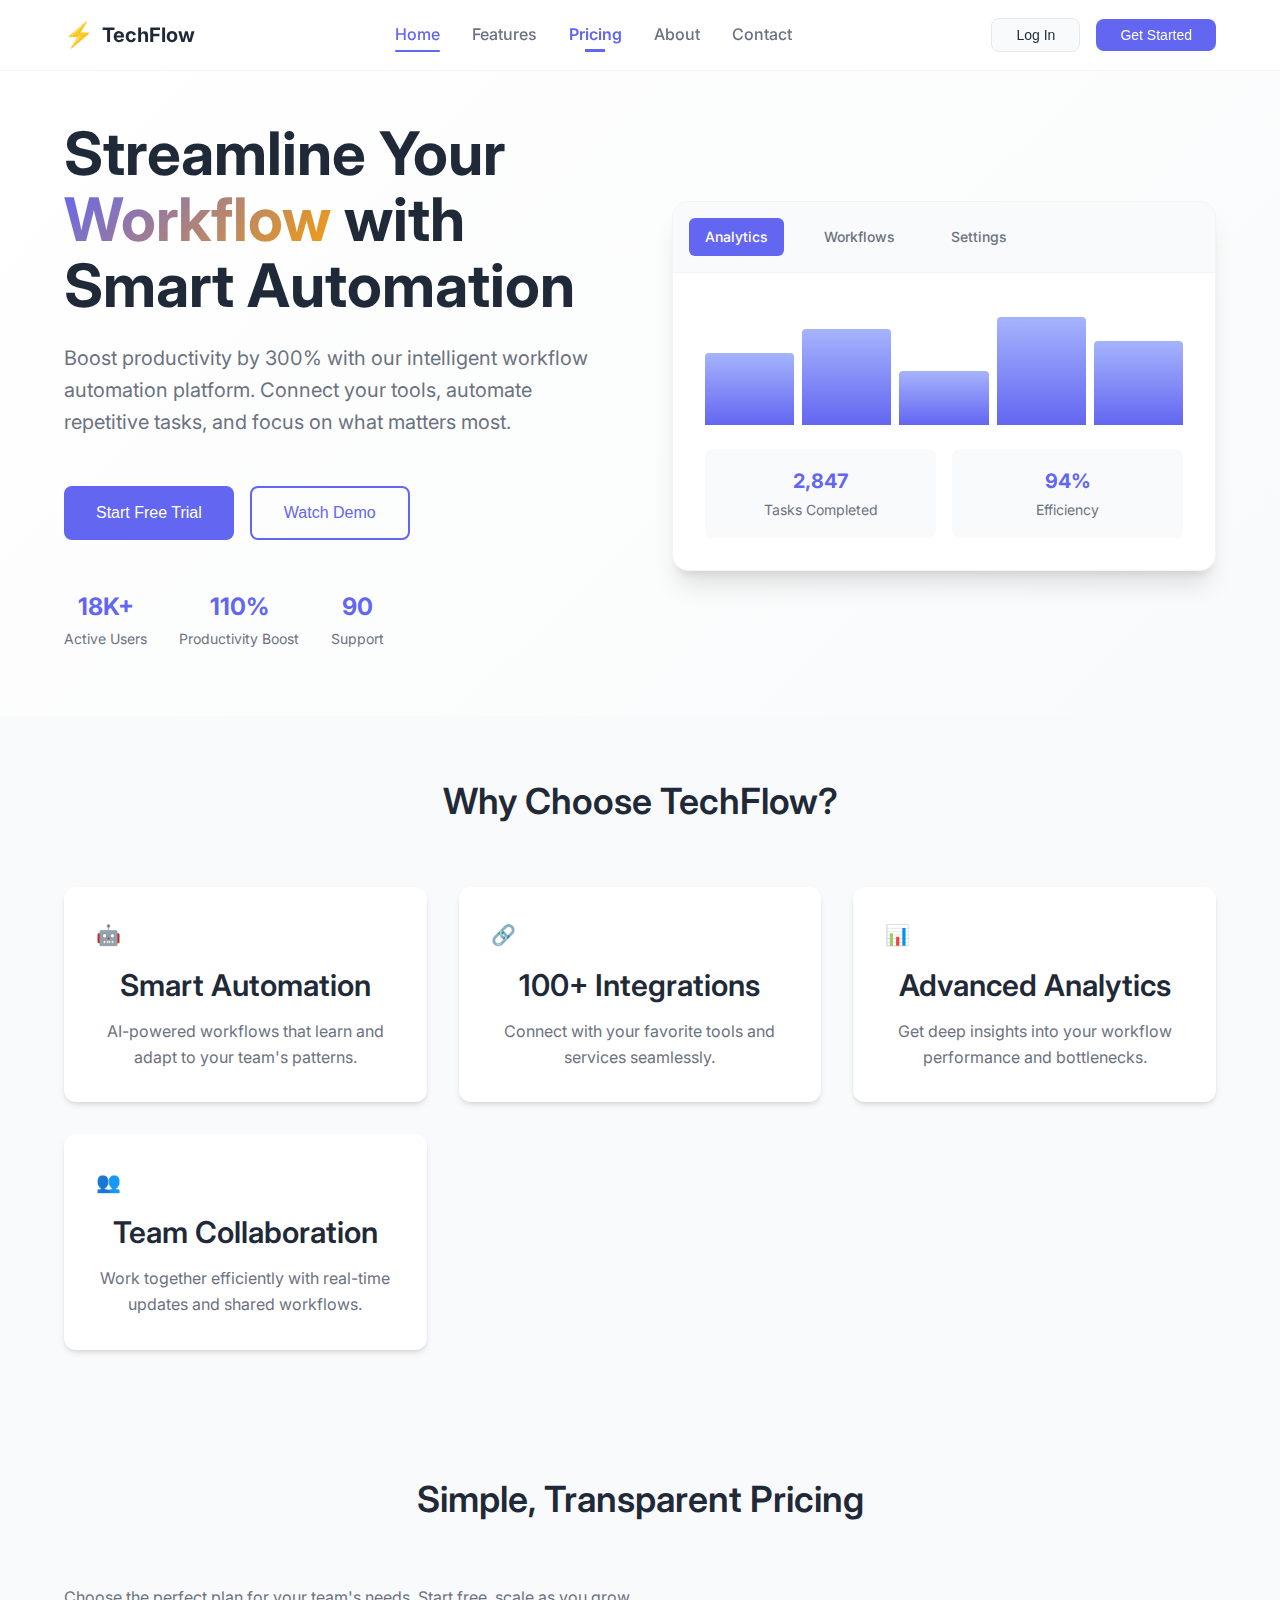
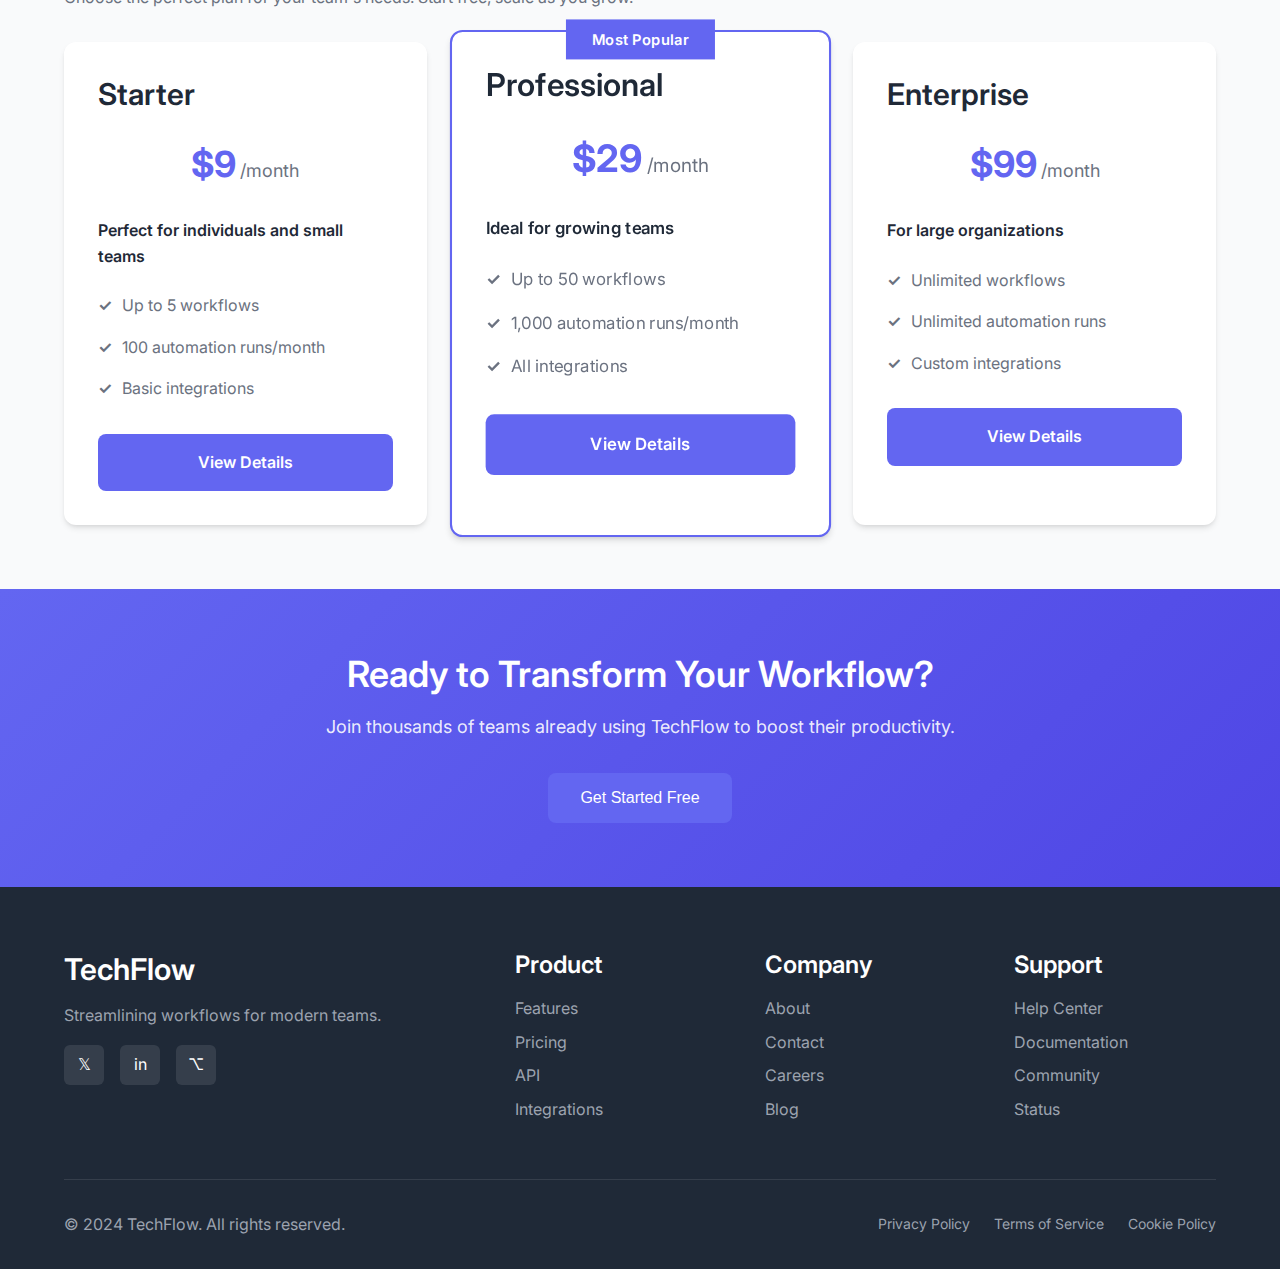
<file: index.html>
<!DOCTYPE html>
<html lang="en">
<head>
    <meta charset="UTF-8">
    <meta name="viewport" content="width=device-width, initial-scale=1.0">
    <title>TechFlow - Streamline Your Workflow</title>
    <meta name="description" content="Discover powerful tools to streamline your workflow and boost productivity">
    
    <!-- Google Analytics -->
    <script async src="https://www.googletagmanager.com/gtag/js?id=G-1XZYHX2FL1"></script>
    <script>
        window.dataLayer = window.dataLayer || [];
        function gtag(){dataLayer.push(arguments);}
        gtag('js', new Date());
        gtag('config', 'G-1XZYHX2FL1');
    </script>
    
    <!-- Favicon -->
    <link rel="icon" type="image/x-icon" href="assets/favicon.ico">
    
    <!-- CSS -->
    <link rel="stylesheet" href="styles/main.css">
    <link rel="stylesheet" href="styles/components.css">
    
    <!-- Fonts -->
    <link rel="preconnect" href="https://fonts.googleapis.com">
    <link rel="preconnect" href="https://fonts.gstatic.com" crossorigin>
    <link href="https://fonts.googleapis.com/css2?family=Inter:wght@300;400;500;600;700&display=swap" rel="stylesheet">
</head>
<body>
    <!-- Navigation -->
    <nav class="navbar" role="navigation" aria-label="Main navigation">
        <div class="nav-container">
            <div class="nav-brand">
                <a href="index.html" class="logo">
                    <span class="logo-icon">⚡</span>
                    <span class="logo-text">TechFlow</span>
                </a>
            </div>
            
            <div class="nav-menu" id="nav-menu">
                <a href="index.html" class="nav-link active" aria-current="page">Home</a>
                <a href="features.html" class="nav-link">Features</a>
                <a href="pricing.html" class="nav-link pricing-highlight">Pricing</a>
                <a href="about.html" class="nav-link">About</a>
                <a href="contact.html" class="nav-link">Contact</a>
            </div>
            
            <div class="nav-actions">
                <button class="btn btn-secondary" onclick="trackEvent('login_clicked')">Log In</button>
                <button class="btn btn-primary" onclick="trackEvent('signup_clicked')">Get Started</button>
                <button class="nav-toggle" id="nav-toggle" aria-label="Toggle navigation menu">
                    <span></span>
                    <span></span>
                    <span></span>
                </button>
            </div>
        </div>
    </nav>

    <!-- Hero Section -->
    <section class="hero" role="banner">
        <div class="hero-container">
            <div class="hero-content">
                <h1 class="hero-title">
                    Streamline Your <span class="highlight">Workflow</span> with Smart Automation
                </h1>
                <p class="hero-subtitle">
                    Boost productivity by 300% with our intelligent workflow automation platform. 
                    Connect your tools, automate repetitive tasks, and focus on what matters most.
                </p>
                <div class="hero-actions">
                    <button class="btn btn-primary btn-large" onclick="trackEvent('hero_cta_clicked')">
                        Start Free Trial
                    </button>
                    <button class="btn btn-outline btn-large" onclick="trackEvent('demo_clicked')">
                        Watch Demo
                    </button>
                </div>
                <div class="hero-stats">
                    <div class="stat">
                        <span class="stat-number">50K+</span>
                        <span class="stat-label">Active Users</span>
                    </div>
                    <div class="stat">
                        <span class="stat-number">300%</span>
                        <span class="stat-label">Productivity Boost</span>
                    </div>
                    <div class="stat">
                        <span class="stat-number">24/7</span>
                        <span class="stat-label">Support</span>
                    </div>
                </div>
            </div>
            <div class="hero-visual">
                <div class="dashboard-preview">
                    <div class="dashboard-header">
                        <div class="dashboard-tabs">
                            <span class="tab active">Analytics</span>
                            <span class="tab">Workflows</span>
                            <span class="tab">Settings</span>
                        </div>
                    </div>
                    <div class="dashboard-content">
                        <div class="chart-container">
                            <div class="chart-bar" style="height: 60%"></div>
                            <div class="chart-bar" style="height: 80%"></div>
                            <div class="chart-bar" style="height: 45%"></div>
                            <div class="chart-bar" style="height: 90%"></div>
                            <div class="chart-bar" style="height: 70%"></div>
                        </div>
                        <div class="metric-cards">
                            <div class="metric-card">
                                <span class="metric-value">2,847</span>
                                <span class="metric-label">Tasks Completed</span>
                            </div>
                            <div class="metric-card">
                                <span class="metric-value">94%</span>
                                <span class="metric-label">Efficiency</span>
                            </div>
                        </div>
                    </div>
                </div>
            </div>
        </div>
    </section>

    <!-- Features Preview -->
    <section class="features-preview" role="region" aria-labelledby="features-heading">
        <div class="container">
            <h2 id="features-heading" class="section-title">Why Choose TechFlow?</h2>
            <div class="features-grid">
                <div class="feature-card" onclick="trackEvent('feature_automation_clicked')">
                    <div class="feature-icon">🤖</div>
                    <h3>Smart Automation</h3>
                    <p>AI-powered workflows that learn and adapt to your team's patterns.</p>
                </div>
                <div class="feature-card" onclick="trackEvent('feature_integration_clicked')">
                    <div class="feature-icon">🔗</div>
                    <h3>100+ Integrations</h3>
                    <p>Connect with your favorite tools and services seamlessly.</p>
                </div>
                <div class="feature-card" onclick="trackEvent('feature_analytics_clicked')">
                    <div class="feature-icon">📊</div>
                    <h3>Advanced Analytics</h3>
                    <p>Get deep insights into your workflow performance and bottlenecks.</p>
                </div>
                <div class="feature-card" onclick="trackEvent('feature_collaboration_clicked')">
                    <div class="feature-icon">👥</div>
                    <h3>Team Collaboration</h3>
                    <p>Work together efficiently with real-time updates and shared workflows.</p>
                </div>
            </div>
        </div>
    </section>

    <!-- Pricing Preview -->
    <section class="pricing-preview" role="region" aria-labelledby="pricing-heading">
        <div class="container">
            <h2 id="pricing-heading" class="section-title">Simple, Transparent Pricing</h2>
            <p class="section-subtitle">Choose the perfect plan for your team's needs. Start free, scale as you grow.</p>
            <div class="pricing-preview-grid">
                <div class="pricing-preview-card">
                    <h3>Starter</h3>
                    <div class="preview-price">
                        <span class="price">$9</span>
                        <span class="period">/month</span>
                    </div>
                    <div class="preview-features">
                        <p>Perfect for individuals and small teams</p>
                        <ul>
                            <li>Up to 5 workflows</li>
                            <li>100 automation runs/month</li>
                            <li>Basic integrations</li>
                        </ul>
                    </div>
                    <a href="pricing.html" class="pricing-cta">View Details</a>
                </div>
                <div class="pricing-preview-card featured">
                    <div class="popular-badge">Most Popular</div>
                    <h3>Professional</h3>
                    <div class="preview-price">
                        <span class="price">$29</span>
                        <span class="period">/month</span>
                    </div>
                    <div class="preview-features">
                        <p>Ideal for growing teams</p>
                        <ul>
                            <li>Up to 50 workflows</li>
                            <li>1,000 automation runs/month</li>
                            <li>All integrations</li>
                        </ul>
                    </div>
                    <a href="pricing.html" class="pricing-cta">View Details</a>
                </div>
                <div class="pricing-preview-card">
                    <h3>Enterprise</h3>
                    <div class="preview-price">
                        <span class="price">$99</span>
                        <span class="period">/month</span>
                    </div>
                    <div class="preview-features">
                        <p>For large organizations</p>
                        <ul>
                            <li>Unlimited workflows</li>
                            <li>Unlimited automation runs</li>
                            <li>Custom integrations</li>
                        </ul>
                    </div>
                    <a href="pricing.html" class="pricing-cta">View Details</a>
                </div>
            </div>
        </div>
    </section>

    <!-- CTA Section -->
    <section class="cta-section" role="region">
        <div class="container">
            <div class="cta-content">
                <h2>Ready to Transform Your Workflow?</h2>
                <p>Join thousands of teams already using TechFlow to boost their productivity.</p>
                <button class="btn btn-primary btn-large" onclick="trackEvent('cta_signup_clicked')">
                    Get Started Free
                </button>
            </div>
        </div>
    </section>

    <!-- Footer -->
    <footer class="footer" role="contentinfo">
        <div class="container">
            <div class="footer-content">
                <div class="footer-section">
                    <h3>TechFlow</h3>
                    <p>Streamlining workflows for modern teams.</p>
                    <div class="social-links">
                        <a href="#" aria-label="Twitter" onclick="trackEvent('social_twitter_clicked')">𝕏</a>
                        <a href="#" aria-label="LinkedIn" onclick="trackEvent('social_linkedin_clicked')">in</a>
                        <a href="#" aria-label="GitHub" onclick="trackEvent('social_github_clicked')">⌥</a>
                    </div>
                </div>
                <div class="footer-section">
                    <h4>Product</h4>
                    <ul>
                        <li><a href="features.html">Features</a></li>
                        <li><a href="pricing.html">Pricing</a></li>
                        <li><a href="#">API</a></li>
                        <li><a href="#">Integrations</a></li>
                    </ul>
                </div>
                <div class="footer-section">
                    <h4>Company</h4>
                    <ul>
                        <li><a href="about.html">About</a></li>
                        <li><a href="contact.html">Contact</a></li>
                        <li><a href="#">Careers</a></li>
                        <li><a href="#">Blog</a></li>
                    </ul>
                </div>
                <div class="footer-section">
                    <h4>Support</h4>
                    <ul>
                        <li><a href="#">Help Center</a></li>
                        <li><a href="#">Documentation</a></li>
                        <li><a href="#">Community</a></li>
                        <li><a href="#">Status</a></li>
                    </ul>
                </div>
            </div>
            <div class="footer-bottom">
                <p>&copy; 2024 TechFlow. All rights reserved.</p>
                <div class="footer-links">
                    <a href="#">Privacy Policy</a>
                    <a href="#">Terms of Service</a>
                    <a href="#">Cookie Policy</a>
                </div>
            </div>
        </div>
    </footer>

    <!-- JavaScript -->
    <script src="js/main.js"></script>
    <script src="js/analytics.js"></script>
</body>
</html>
</file>
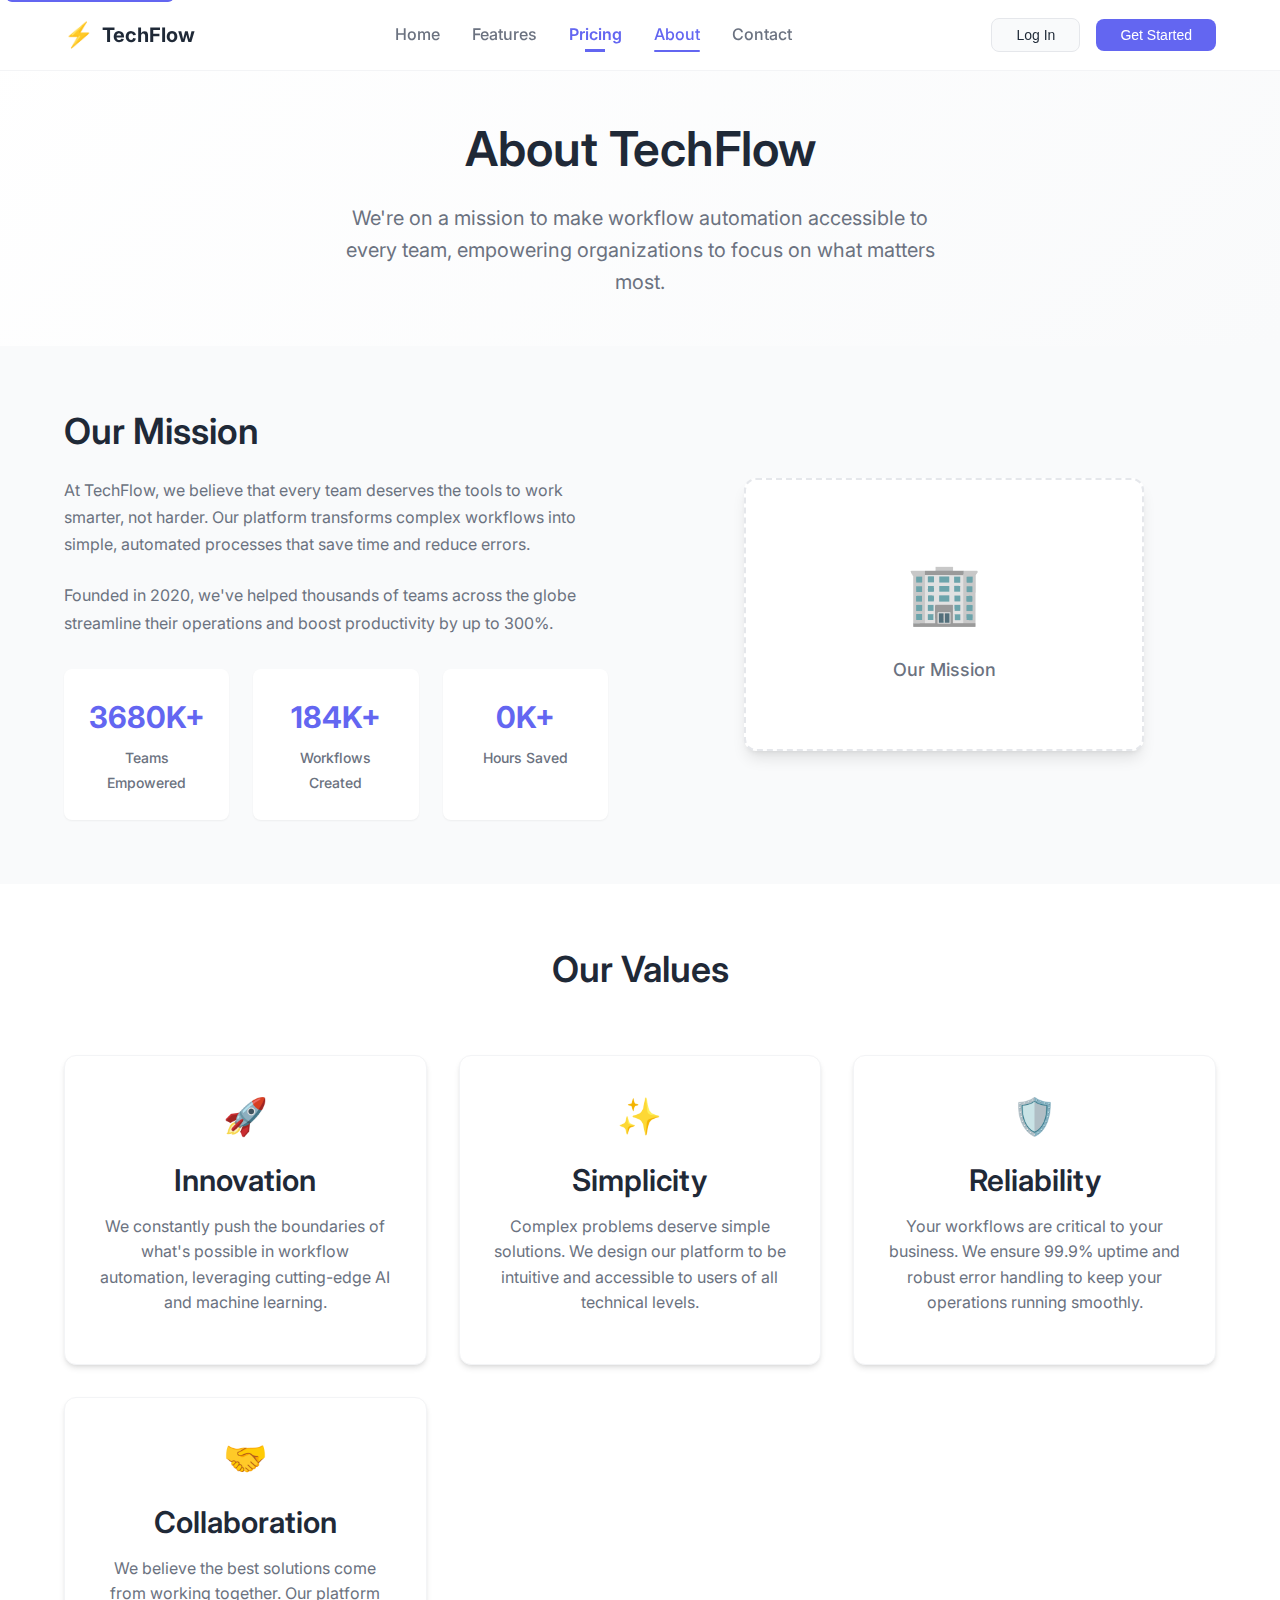
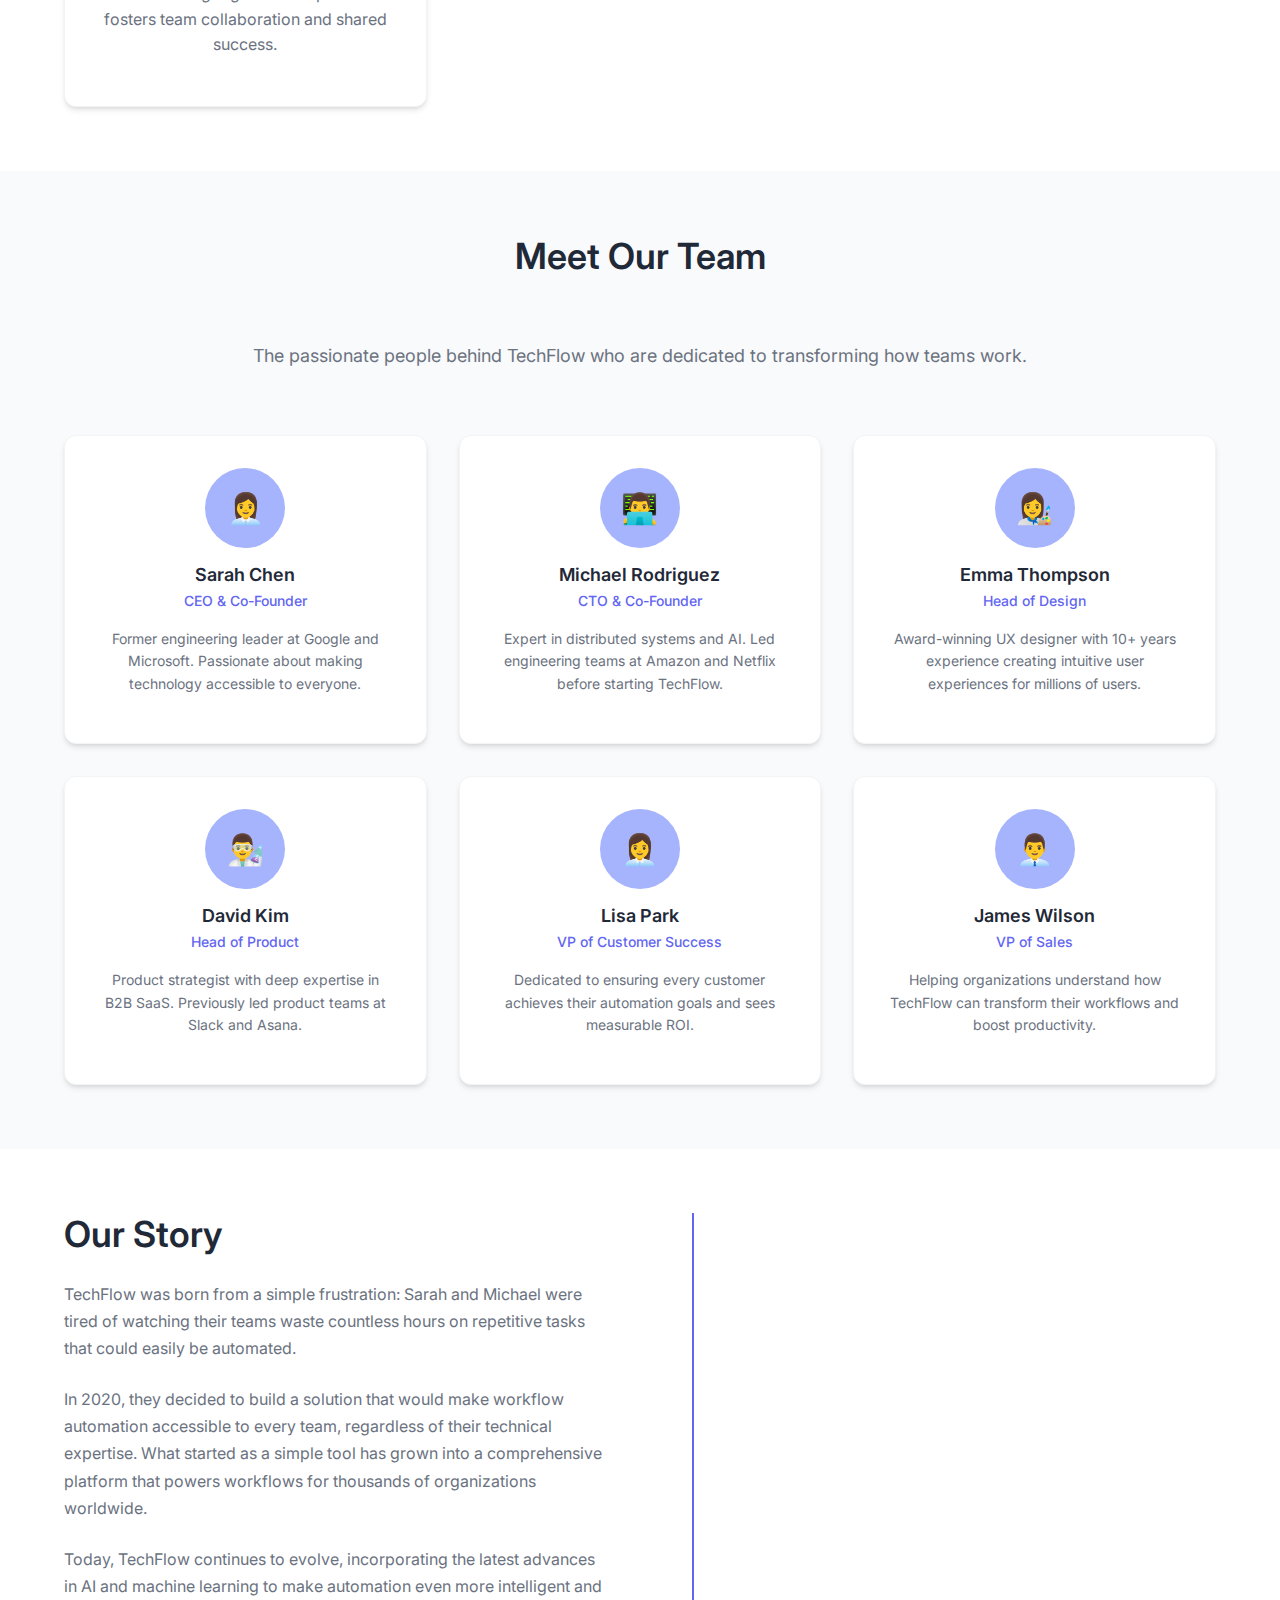
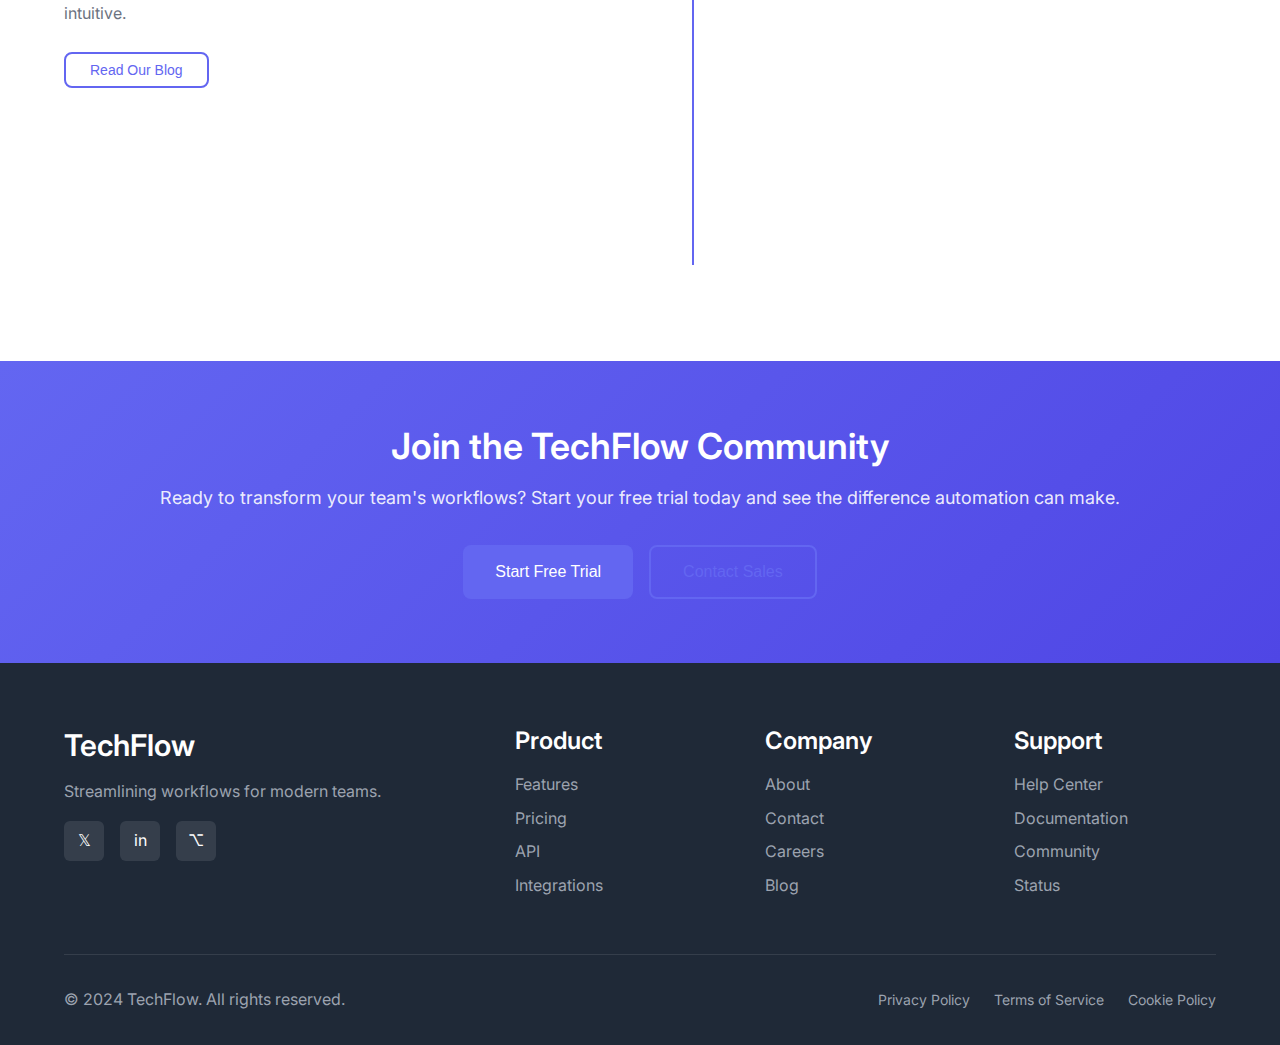
<file: about.html>
<!DOCTYPE html>
<html lang="en">
<head>
    <meta charset="UTF-8">
    <meta name="viewport" content="width=device-width, initial-scale=1.0">
    <title>About Us - TechFlow</title>
    <meta name="description" content="Learn about TechFlow's mission to streamline workflows and empower teams with intelligent automation">
    
    <!-- Google Analytics -->
    <script async src="https://www.googletagmanager.com/gtag/js?id=G-1XZYHX2FL1"></script>
    <script>
        window.dataLayer = window.dataLayer || [];
        function gtag(){dataLayer.push(arguments);}
        gtag('js', new Date());
        gtag('config', 'G-1XZYHX2FL1');
    </script>
    
    <!-- CSS -->
    <link rel="stylesheet" href="styles/main.css">
    <link rel="stylesheet" href="styles/components.css">
    
    <!-- Fonts -->
    <link rel="preconnect" href="https://fonts.googleapis.com">
    <link rel="preconnect" href="https://fonts.gstatic.com" crossorigin>
    <link href="https://fonts.googleapis.com/css2?family=Inter:wght@300;400;500;600;700&display=swap" rel="stylesheet">
</head>
<body>
    <!-- Skip Link -->
    <a href="#main-content" class="skip-link">Skip to main content</a>

    <!-- Navigation -->
    <nav class="navbar" role="navigation" aria-label="Main navigation">
        <div class="nav-container">
            <div class="nav-brand">
                <a href="index.html" class="logo">
                    <span class="logo-icon">⚡</span>
                    <span class="logo-text">TechFlow</span>
                </a>
            </div>
            
            <div class="nav-menu" id="nav-menu">
                <a href="index.html" class="nav-link">Home</a>
                <a href="features.html" class="nav-link">Features</a>
                <a href="pricing.html" class="nav-link pricing-highlight">Pricing</a>
                <a href="about.html" class="nav-link active" aria-current="page">About</a>
                <a href="contact.html" class="nav-link">Contact</a>
            </div>
            
            <div class="nav-actions">
                <button class="btn btn-secondary" onclick="trackEvent('login_clicked')">Log In</button>
                <button class="btn btn-primary" onclick="trackEvent('signup_clicked')">Get Started</button>
                <button class="nav-toggle" id="nav-toggle" aria-label="Toggle navigation menu">
                    <span></span>
                    <span></span>
                    <span></span>
                </button>
            </div>
        </div>
    </nav>

    <!-- Main Content -->
    <main id="main-content">
        <!-- Hero Section -->
        <section class="page-hero" role="banner">
            <div class="container">
                <h1>About TechFlow</h1>
                <p>We're on a mission to make workflow automation accessible to every team, empowering organizations to focus on what matters most.</p>
            </div>
        </section>

        <!-- Mission Section -->
        <section class="mission-section" role="region" aria-labelledby="mission-heading">
            <div class="container">
                <div class="mission-grid">
                    <div class="mission-content">
                        <h2 id="mission-heading">Our Mission</h2>
                        <p>At TechFlow, we believe that every team deserves the tools to work smarter, not harder. Our platform transforms complex workflows into simple, automated processes that save time and reduce errors.</p>
                        <p>Founded in 2020, we've helped thousands of teams across the globe streamline their operations and boost productivity by up to 300%.</p>
                        <div class="mission-stats">
                            <div class="stat-item" onclick="trackEvent('about_stat_clicked', {stat: 'teams'})">
                                <span class="stat-number">10,000+</span>
                                <span class="stat-label">Teams Empowered</span>
                            </div>
                            <div class="stat-item" onclick="trackEvent('about_stat_clicked', {stat: 'workflows'})">
                                <span class="stat-number">500K+</span>
                                <span class="stat-label">Workflows Created</span>
                            </div>
                            <div class="stat-item" onclick="trackEvent('about_stat_clicked', {stat: 'time_saved'})">
                                <span class="stat-number">2M+</span>
                                <span class="stat-label">Hours Saved</span>
                            </div>
                        </div>
                    </div>
                    <div class="mission-visual">
                        <div class="mission-image">
                            <div class="image-placeholder">
                                <span class="placeholder-icon">🏢</span>
                                <span class="placeholder-text">Our Mission</span>
                            </div>
                        </div>
                    </div>
                </div>
            </div>
        </section>

        <!-- Values Section -->
        <section class="values-section" role="region" aria-labelledby="values-heading">
            <div class="container">
                <h2 id="values-heading" class="section-title">Our Values</h2>
                <div class="values-grid">
                    <div class="value-card" onclick="trackEvent('about_value_clicked', {value: 'innovation'})">
                        <div class="value-icon">🚀</div>
                        <h3>Innovation</h3>
                        <p>We constantly push the boundaries of what's possible in workflow automation, leveraging cutting-edge AI and machine learning.</p>
                    </div>
                    
                    <div class="value-card" onclick="trackEvent('about_value_clicked', {value: 'simplicity'})">
                        <div class="value-icon">✨</div>
                        <h3>Simplicity</h3>
                        <p>Complex problems deserve simple solutions. We design our platform to be intuitive and accessible to users of all technical levels.</p>
                    </div>
                    
                    <div class="value-card" onclick="trackEvent('about_value_clicked', {value: 'reliability'})">
                        <div class="value-icon">🛡️</div>
                        <h3>Reliability</h3>
                        <p>Your workflows are critical to your business. We ensure 99.9% uptime and robust error handling to keep your operations running smoothly.</p>
                    </div>
                    
                    <div class="value-card" onclick="trackEvent('about_value_clicked', {value: 'collaboration'})">
                        <div class="value-icon">🤝</div>
                        <h3>Collaboration</h3>
                        <p>We believe the best solutions come from working together. Our platform fosters team collaboration and shared success.</p>
                    </div>
                </div>
            </div>
        </section>

        <!-- Team Section -->
        <section class="team-section" role="region" aria-labelledby="team-heading">
            <div class="container">
                <h2 id="team-heading" class="section-title">Meet Our Team</h2>
                <p class="section-subtitle">The passionate people behind TechFlow who are dedicated to transforming how teams work.</p>
                
                <div class="team-grid">
                    <div class="team-member" onclick="trackEvent('about_team_member_clicked', {member: 'sarah'})">
                        <div class="member-avatar">👩‍💼</div>
                        <h3 class="member-name">Sarah Chen</h3>
                        <p class="member-role">CEO & Co-Founder</p>
                        <p class="member-bio">Former engineering leader at Google and Microsoft. Passionate about making technology accessible to everyone.</p>
                    </div>
                    
                    <div class="team-member" onclick="trackEvent('about_team_member_clicked', {member: 'michael'})">
                        <div class="member-avatar">👨‍💻</div>
                        <h3 class="member-name">Michael Rodriguez</h3>
                        <p class="member-role">CTO & Co-Founder</p>
                        <p class="member-bio">Expert in distributed systems and AI. Led engineering teams at Amazon and Netflix before starting TechFlow.</p>
                    </div>
                    
                    <div class="team-member" onclick="trackEvent('about_team_member_clicked', {member: 'emma'})">
                        <div class="member-avatar">👩‍🎨</div>
                        <h3 class="member-name">Emma Thompson</h3>
                        <p class="member-role">Head of Design</p>
                        <p class="member-bio">Award-winning UX designer with 10+ years experience creating intuitive user experiences for millions of users.</p>
                    </div>
                    
                    <div class="team-member" onclick="trackEvent('about_team_member_clicked', {member: 'david'})">
                        <div class="member-avatar">👨‍🔬</div>
                        <h3 class="member-name">David Kim</h3>
                        <p class="member-role">Head of Product</p>
                        <p class="member-bio">Product strategist with deep expertise in B2B SaaS. Previously led product teams at Slack and Asana.</p>
                    </div>
                    
                    <div class="team-member" onclick="trackEvent('about_team_member_clicked', {member: 'lisa'})">
                        <div class="member-avatar">👩‍💼</div>
                        <h3 class="member-name">Lisa Park</h3>
                        <p class="member-role">VP of Customer Success</p>
                        <p class="member-bio">Dedicated to ensuring every customer achieves their automation goals and sees measurable ROI.</p>
                    </div>
                    
                    <div class="team-member" onclick="trackEvent('about_team_member_clicked', {member: 'james'})">
                        <div class="member-avatar">👨‍💼</div>
                        <h3 class="member-name">James Wilson</h3>
                        <p class="member-role">VP of Sales</p>
                        <p class="member-bio">Helping organizations understand how TechFlow can transform their workflows and boost productivity.</p>
                    </div>
                </div>
            </div>
        </section>

        <!-- Story Section -->
        <section class="story-section" role="region" aria-labelledby="story-heading">
            <div class="container">
                <div class="story-grid">
                    <div class="story-content">
                        <h2 id="story-heading">Our Story</h2>
                        <p>TechFlow was born from a simple frustration: Sarah and Michael were tired of watching their teams waste countless hours on repetitive tasks that could easily be automated.</p>
                        <p>In 2020, they decided to build a solution that would make workflow automation accessible to every team, regardless of their technical expertise. What started as a simple tool has grown into a comprehensive platform that powers workflows for thousands of organizations worldwide.</p>
                        <p>Today, TechFlow continues to evolve, incorporating the latest advances in AI and machine learning to make automation even more intelligent and intuitive.</p>
                        <button class="btn btn-outline" onclick="trackEvent('about_story_cta_clicked')">Read Our Blog</button>
                    </div>
                    <div class="story-visual">
                        <div class="timeline">
                            <div class="timeline-item" onclick="trackEvent('about_timeline_clicked', {year: '2020'})">
                                <div class="timeline-marker">2020</div>
                                <div class="timeline-content">
                                    <h4>Founded</h4>
                                    <p>TechFlow was founded with a mission to democratize workflow automation.</p>
                                </div>
                            </div>
                            <div class="timeline-item" onclick="trackEvent('about_timeline_clicked', {year: '2021'})">
                                <div class="timeline-marker">2021</div>
                                <div class="timeline-content">
                                    <h4>First 1,000 Users</h4>
                                    <p>Reached our first major milestone with 1,000 active teams.</p>
                                </div>
                            </div>
                            <div class="timeline-item" onclick="trackEvent('about_timeline_clicked', {year: '2022'})">
                                <div class="timeline-marker">2022</div>
                                <div class="timeline-content">
                                    <h4>AI Integration</h4>
                                    <p>Launched AI-powered workflow optimization and smart suggestions.</p>
                                </div>
                            </div>
                            <div class="timeline-item" onclick="trackEvent('about_timeline_clicked', {year: '2023'})">
                                <div class="timeline-marker">2023</div>
                                <div class="timeline-content">
                                    <h4>Enterprise Launch</h4>
                                    <p>Introduced enterprise-grade features and security.</p>
                                </div>
                            </div>
                            <div class="timeline-item" onclick="trackEvent('about_timeline_clicked', {year: '2024'})">
                                <div class="timeline-marker">2024</div>
                                <div class="timeline-content">
                                    <h4>Global Expansion</h4>
                                    <p>Serving 10,000+ teams across 50+ countries.</p>
                                </div>
                            </div>
                        </div>
                    </div>
                </div>
            </div>
        </section>

        <!-- CTA Section -->
        <section class="cta-section" role="region">
            <div class="container">
                <div class="cta-content">
                    <h2>Join the TechFlow Community</h2>
                    <p>Ready to transform your team's workflows? Start your free trial today and see the difference automation can make.</p>
                    <div class="cta-actions">
                        <button class="btn btn-primary btn-large" onclick="trackEvent('about_cta_signup_clicked')">
                            Start Free Trial
                        </button>
                        <button class="btn btn-outline btn-large" onclick="trackEvent('about_cta_contact_clicked')">
                            Contact Sales
                        </button>
                    </div>
                </div>
            </div>
        </section>
    </main>

    <!-- Footer -->
    <footer class="footer" role="contentinfo">
        <div class="container">
            <div class="footer-content">
                <div class="footer-section">
                    <h3>TechFlow</h3>
                    <p>Streamlining workflows for modern teams.</p>
                    <div class="social-links">
                        <a href="#" aria-label="Twitter" onclick="trackEvent('social_twitter_clicked')">𝕏</a>
                        <a href="#" aria-label="LinkedIn" onclick="trackEvent('social_linkedin_clicked')">in</a>
                        <a href="#" aria-label="GitHub" onclick="trackEvent('social_github_clicked')">⌥</a>
                    </div>
                </div>
                <div class="footer-section">
                    <h4>Product</h4>
                    <ul>
                        <li><a href="features.html">Features</a></li>
                        <li><a href="pricing.html">Pricing</a></li>
                        <li><a href="#">API</a></li>
                        <li><a href="#">Integrations</a></li>
                    </ul>
                </div>
                <div class="footer-section">
                    <h4>Company</h4>
                    <ul>
                        <li><a href="about.html">About</a></li>
                        <li><a href="contact.html">Contact</a></li>
                        <li><a href="#">Careers</a></li>
                        <li><a href="#">Blog</a></li>
                    </ul>
                </div>
                <div class="footer-section">
                    <h4>Support</h4>
                    <ul>
                        <li><a href="#">Help Center</a></li>
                        <li><a href="#">Documentation</a></li>
                        <li><a href="#">Community</a></li>
                        <li><a href="#">Status</a></li>
                    </ul>
                </div>
            </div>
            <div class="footer-bottom">
                <p>&copy; 2024 TechFlow. All rights reserved.</p>
                <div class="footer-links">
                    <a href="#">Privacy Policy</a>
                    <a href="#">Terms of Service</a>
                    <a href="#">Cookie Policy</a>
                </div>
            </div>
        </div>
    </footer>

    <!-- JavaScript -->
    <script src="js/main.js"></script>
    <script src="js/analytics.js"></script>
    <script src="js/about.js"></script>
</body>
</html>
</file>
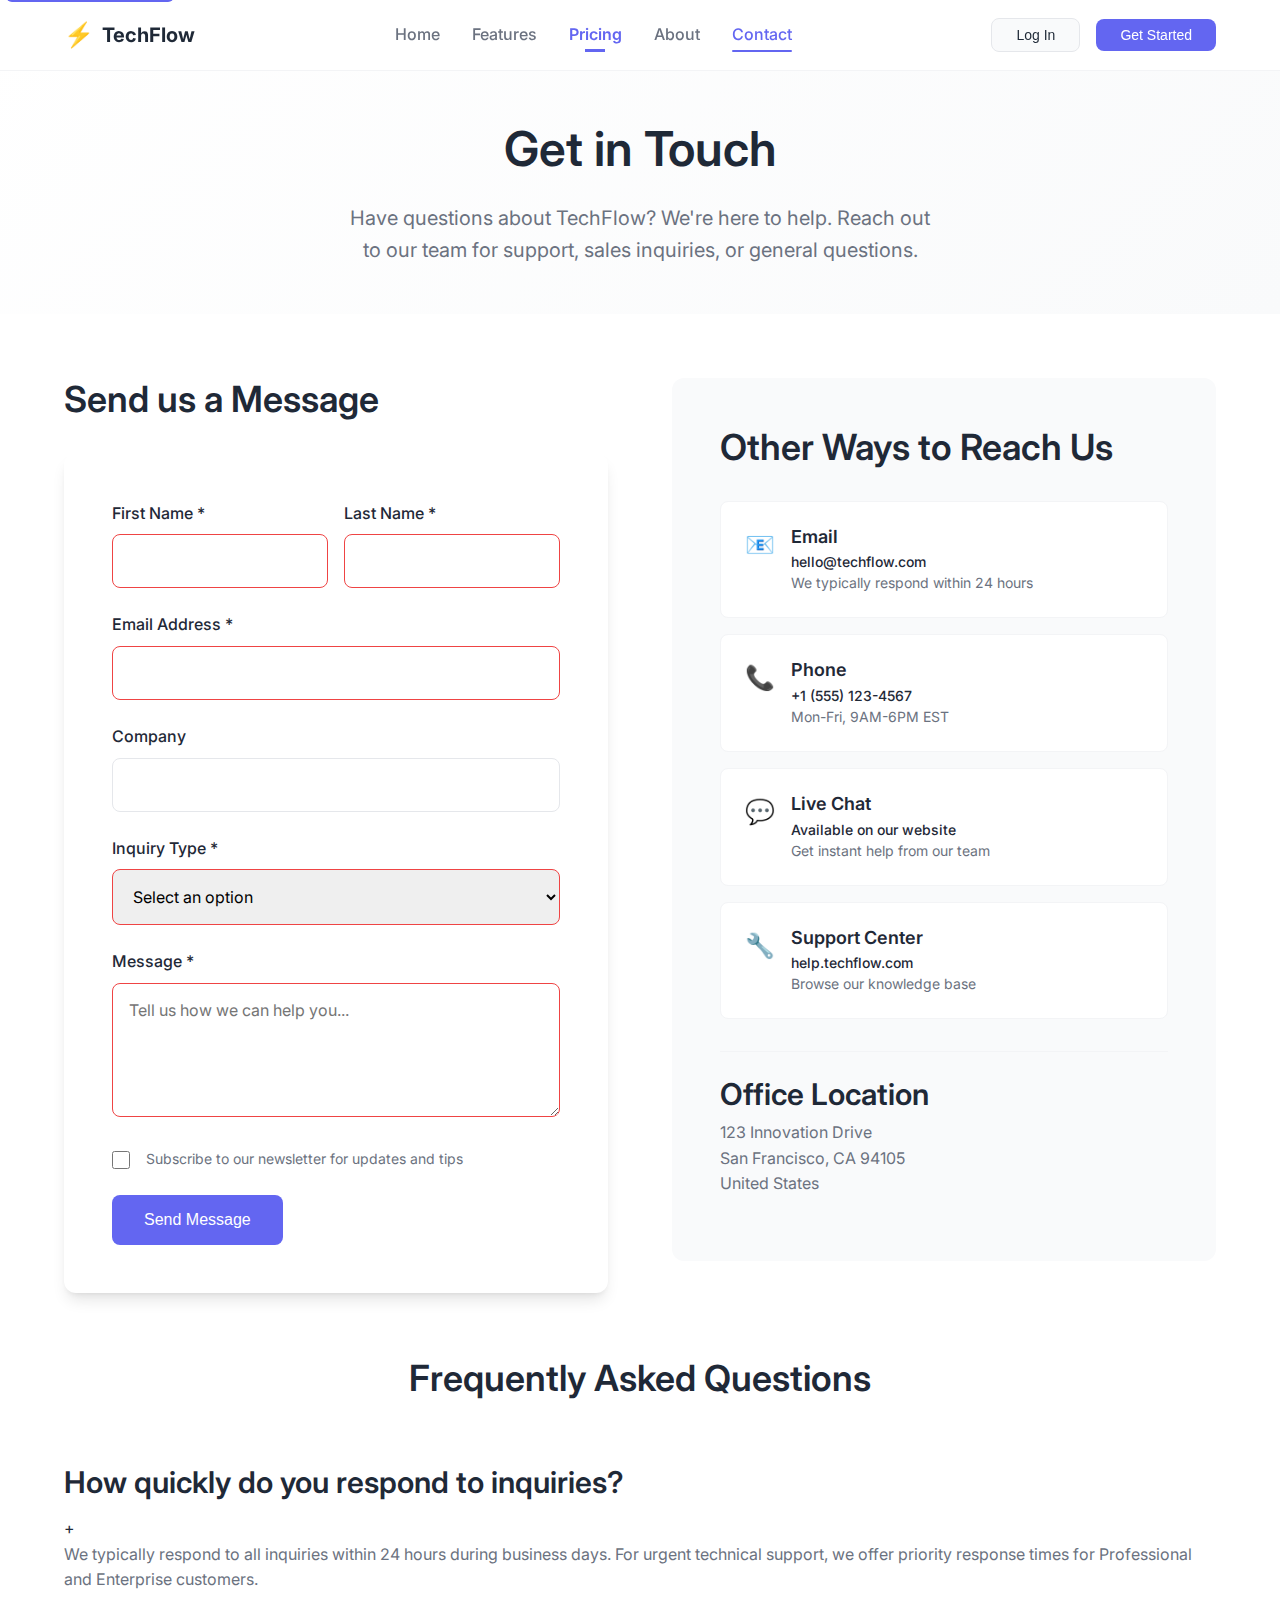
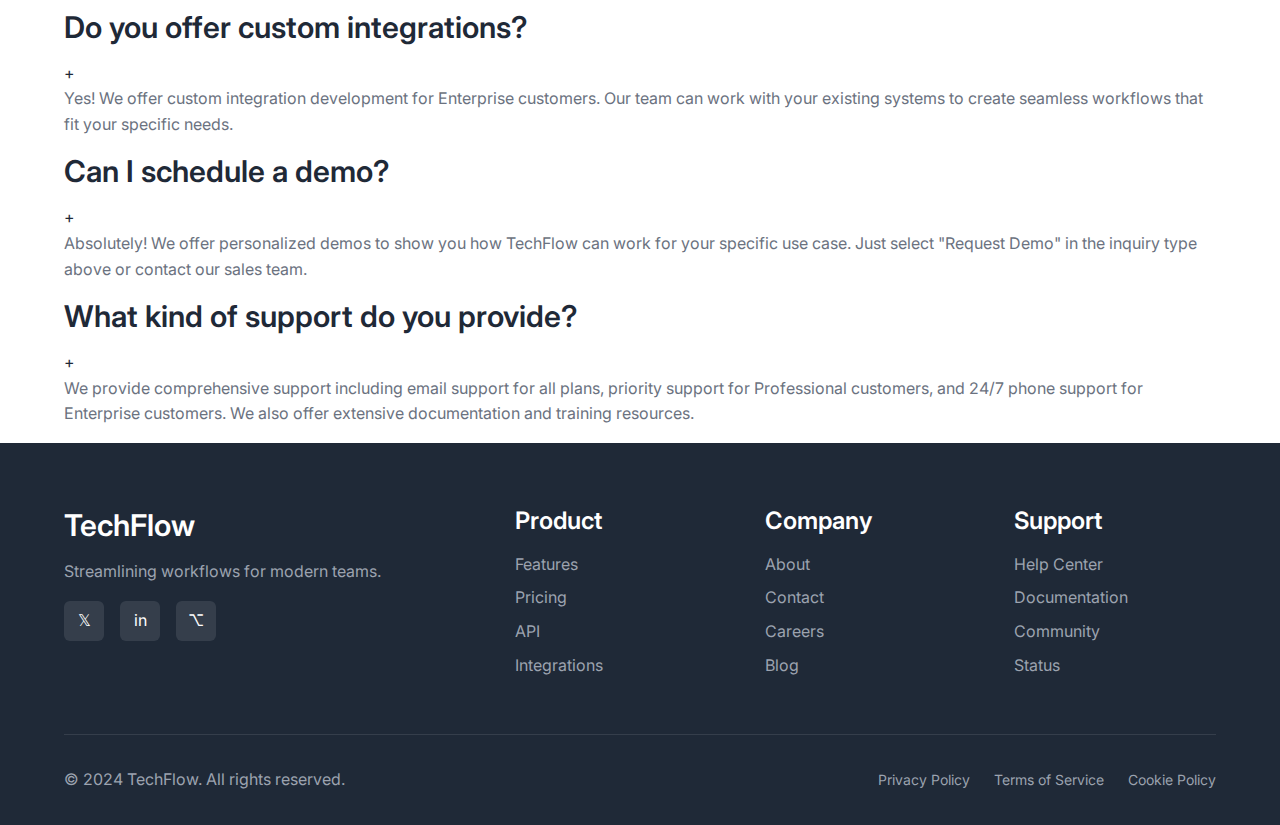
<file: contact.html>
<!DOCTYPE html>
<html lang="en">
<head>
    <meta charset="UTF-8">
    <meta name="viewport" content="width=device-width, initial-scale=1.0">
    <title>Contact Us - TechFlow</title>
    <meta name="description" content="Get in touch with the TechFlow team for support, sales inquiries, or general questions">
    
    <!-- Google Analytics -->
    <script async src="https://www.googletagmanager.com/gtag/js?id=G-1XZYHX2FL1"></script>
    <script>
        window.dataLayer = window.dataLayer || [];
        function gtag(){dataLayer.push(arguments);}
        gtag('js', new Date());
        gtag('config', 'G-1XZYHX2FL1');
    </script>
    
    <!-- CSS -->
    <link rel="stylesheet" href="styles/main.css">
    <link rel="stylesheet" href="styles/components.css">
    
    <!-- Fonts -->
    <link rel="preconnect" href="https://fonts.googleapis.com">
    <link rel="preconnect" href="https://fonts.gstatic.com" crossorigin>
    <link href="https://fonts.googleapis.com/css2?family=Inter:wght@300;400;500;600;700&display=swap" rel="stylesheet">
</head>
<body>
    <!-- Skip Link -->
    <a href="#main-content" class="skip-link">Skip to main content</a>

    <!-- Navigation -->
    <nav class="navbar" role="navigation" aria-label="Main navigation">
        <div class="nav-container">
            <div class="nav-brand">
                <a href="index.html" class="logo">
                    <span class="logo-icon">⚡</span>
                    <span class="logo-text">TechFlow</span>
                </a>
            </div>
            
            <div class="nav-menu" id="nav-menu">
                <a href="index.html" class="nav-link">Home</a>
                <a href="features.html" class="nav-link">Features</a>
                <a href="pricing.html" class="nav-link pricing-highlight">Pricing</a>
                <a href="about.html" class="nav-link">About</a>
                <a href="contact.html" class="nav-link active" aria-current="page">Contact</a>
            </div>
            
            <div class="nav-actions">
                <button class="btn btn-secondary" onclick="trackEvent('login_clicked')">Log In</button>
                <button class="btn btn-primary" onclick="trackEvent('signup_clicked')">Get Started</button>
                <button class="nav-toggle" id="nav-toggle" aria-label="Toggle navigation menu">
                    <span></span>
                    <span></span>
                    <span></span>
                </button>
            </div>
        </div>
    </nav>

    <!-- Main Content -->
    <main id="main-content">
        <!-- Hero Section -->
        <section class="page-hero" role="banner">
            <div class="container">
                <h1>Get in Touch</h1>
                <p>Have questions about TechFlow? We're here to help. Reach out to our team for support, sales inquiries, or general questions.</p>
            </div>
        </section>

        <!-- Contact Form Section -->
        <section class="contact-section" role="region" aria-labelledby="contact-heading">
            <div class="container">
                <div class="contact-grid">
                    <!-- Contact Form -->
                    <div class="contact-form-container">
                        <h2 id="contact-heading">Send us a Message</h2>
                        <form id="contact-form" class="contact-form" onsubmit="handleContactSubmit(event)">
                            <div class="form-row">
                                <div class="form-group">
                                    <label for="first-name" class="form-label">First Name *</label>
                                    <input type="text" id="first-name" name="firstName" class="form-input" required onchange="trackFormField('first_name', this.value)">
                                </div>
                                <div class="form-group">
                                    <label for="last-name" class="form-label">Last Name *</label>
                                    <input type="text" id="last-name" name="lastName" class="form-input" required onchange="trackFormField('last_name', this.value)">
                                </div>
                            </div>
                            
                            <div class="form-group">
                                <label for="email" class="form-label">Email Address *</label>
                                <input type="email" id="email" name="email" class="form-input" required onchange="trackFormField('email', this.value)">
                            </div>
                            
                            <div class="form-group">
                                <label for="company" class="form-label">Company</label>
                                <input type="text" id="company" name="company" class="form-input" onchange="trackFormField('company', this.value)">
                            </div>
                            
                            <div class="form-group">
                                <label for="inquiry-type" class="form-label">Inquiry Type *</label>
                                <select id="inquiry-type" name="inquiryType" class="form-select" required onchange="trackFormField('inquiry_type', this.value)">
                                    <option value="">Select an option</option>
                                    <option value="general">General Question</option>
                                    <option value="sales">Sales Inquiry</option>
                                    <option value="support">Technical Support</option>
                                    <option value="partnership">Partnership</option>
                                    <option value="demo">Request Demo</option>
                                </select>
                            </div>
                            
                            <div class="form-group">
                                <label for="message" class="form-label">Message *</label>
                                <textarea id="message" name="message" class="form-textarea" rows="5" required onchange="trackFormField('message', this.value)" placeholder="Tell us how we can help you..."></textarea>
                            </div>
                            
                            <div class="form-group">
                                <label class="checkbox-label">
                                    <input type="checkbox" name="newsletter" onchange="trackFormField('newsletter', this.checked)">
                                    <span class="checkmark"></span>
                                    Subscribe to our newsletter for updates and tips
                                </label>
                            </div>
                            
                            <button type="submit" class="btn btn-primary btn-large" onclick="trackEvent('contact_form_submit_clicked')">
                                Send Message
                            </button>
                        </form>
                    </div>
                    
                    <!-- Contact Information -->
                    <div class="contact-info">
                        <h2>Other Ways to Reach Us</h2>
                        
                        <div class="contact-method" onclick="trackEvent('contact_email_clicked')">
                            <div class="contact-icon">📧</div>
                            <div class="contact-details">
                                <h3>Email</h3>
                                <p>hello@techflow.com</p>
                                <p>We typically respond within 24 hours</p>
                            </div>
                        </div>
                        
                        <div class="contact-method" onclick="trackEvent('contact_phone_clicked')">
                            <div class="contact-icon">📞</div>
                            <div class="contact-details">
                                <h3>Phone</h3>
                                <p>+1 (555) 123-4567</p>
                                <p>Mon-Fri, 9AM-6PM EST</p>
                            </div>
                        </div>
                        
                        <div class="contact-method" onclick="trackEvent('contact_chat_clicked')">
                            <div class="contact-icon">💬</div>
                            <div class="contact-details">
                                <h3>Live Chat</h3>
                                <p>Available on our website</p>
                                <p>Get instant help from our team</p>
                            </div>
                        </div>
                        
                        <div class="contact-method" onclick="trackEvent('contact_support_clicked')">
                            <div class="contact-icon">🔧</div>
                            <div class="contact-details">
                                <h3>Support Center</h3>
                                <p>help.techflow.com</p>
                                <p>Browse our knowledge base</p>
                            </div>
                        </div>
                        
                        <div class="office-info">
                            <h3>Office Location</h3>
                            <p>123 Innovation Drive<br>
                            San Francisco, CA 94105<br>
                            United States</p>
                        </div>
                    </div>
                </div>
            </div>
        </section>

        <!-- FAQ Section -->
        <section class="faq-section" role="region" aria-labelledby="faq-heading">
            <div class="container">
                <h2 id="faq-heading" class="section-title">Frequently Asked Questions</h2>
                <div class="faq-grid">
                    <div class="faq-item" onclick="toggleFAQ(this)">
                        <div class="faq-question">
                            <h3>How quickly do you respond to inquiries?</h3>
                            <span class="faq-toggle">+</span>
                        </div>
                        <div class="faq-answer">
                            <p>We typically respond to all inquiries within 24 hours during business days. For urgent technical support, we offer priority response times for Professional and Enterprise customers.</p>
                        </div>
                    </div>
                    
                    <div class="faq-item" onclick="toggleFAQ(this)">
                        <div class="faq-question">
                            <h3>Do you offer custom integrations?</h3>
                            <span class="faq-toggle">+</span>
                        </div>
                        <div class="faq-answer">
                            <p>Yes! We offer custom integration development for Enterprise customers. Our team can work with your existing systems to create seamless workflows that fit your specific needs.</p>
                        </div>
                    </div>
                    
                    <div class="faq-item" onclick="toggleFAQ(this)">
                        <div class="faq-question">
                            <h3>Can I schedule a demo?</h3>
                            <span class="faq-toggle">+</span>
                        </div>
                        <div class="faq-answer">
                            <p>Absolutely! We offer personalized demos to show you how TechFlow can work for your specific use case. Just select "Request Demo" in the inquiry type above or contact our sales team.</p>
                        </div>
                    </div>
                    
                    <div class="faq-item" onclick="toggleFAQ(this)">
                        <div class="faq-question">
                            <h3>What kind of support do you provide?</h3>
                            <span class="faq-toggle">+</span>
                        </div>
                        <div class="faq-answer">
                            <p>We provide comprehensive support including email support for all plans, priority support for Professional customers, and 24/7 phone support for Enterprise customers. We also offer extensive documentation and training resources.</p>
                        </div>
                    </div>
                </div>
            </div>
        </section>
    </main>

    <!-- Footer -->
    <footer class="footer" role="contentinfo">
        <div class="container">
            <div class="footer-content">
                <div class="footer-section">
                    <h3>TechFlow</h3>
                    <p>Streamlining workflows for modern teams.</p>
                    <div class="social-links">
                        <a href="#" aria-label="Twitter" onclick="trackEvent('social_twitter_clicked')">𝕏</a>
                        <a href="#" aria-label="LinkedIn" onclick="trackEvent('social_linkedin_clicked')">in</a>
                        <a href="#" aria-label="GitHub" onclick="trackEvent('social_github_clicked')">⌥</a>
                    </div>
                </div>
                <div class="footer-section">
                    <h4>Product</h4>
                    <ul>
                        <li><a href="features.html">Features</a></li>
                        <li><a href="pricing.html">Pricing</a></li>
                        <li><a href="#">API</a></li>
                        <li><a href="#">Integrations</a></li>
                    </ul>
                </div>
                <div class="footer-section">
                    <h4>Company</h4>
                    <ul>
                        <li><a href="about.html">About</a></li>
                        <li><a href="contact.html">Contact</a></li>
                        <li><a href="#">Careers</a></li>
                        <li><a href="#">Blog</a></li>
                    </ul>
                </div>
                <div class="footer-section">
                    <h4>Support</h4>
                    <ul>
                        <li><a href="#">Help Center</a></li>
                        <li><a href="#">Documentation</a></li>
                        <li><a href="#">Community</a></li>
                        <li><a href="#">Status</a></li>
                    </ul>
                </div>
            </div>
            <div class="footer-bottom">
                <p>&copy; 2024 TechFlow. All rights reserved.</p>
                <div class="footer-links">
                    <a href="#">Privacy Policy</a>
                    <a href="#">Terms of Service</a>
                    <a href="#">Cookie Policy</a>
                </div>
            </div>
        </div>
    </footer>

    <!-- JavaScript -->
    <script src="js/main.js"></script>
    <script src="js/analytics.js"></script>
    <script src="js/contact.js"></script>
</body>
</html>
</file>
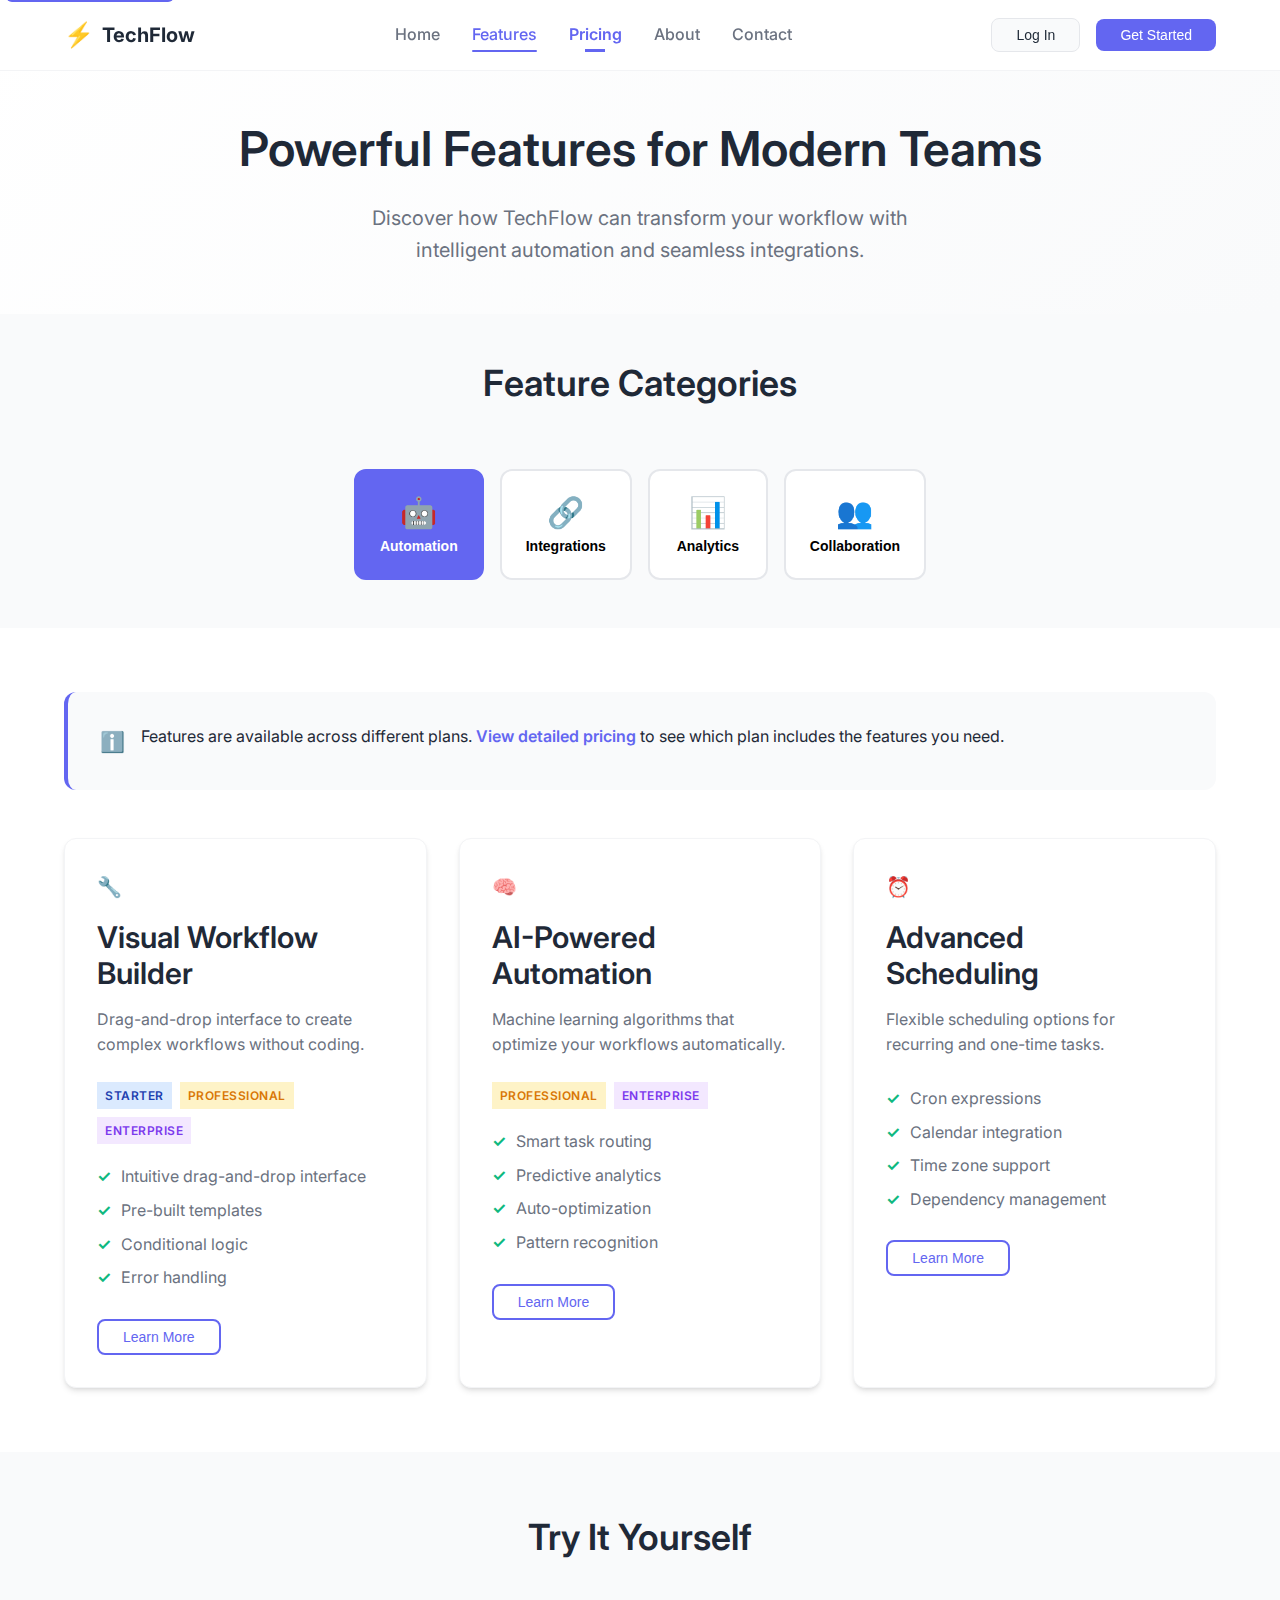
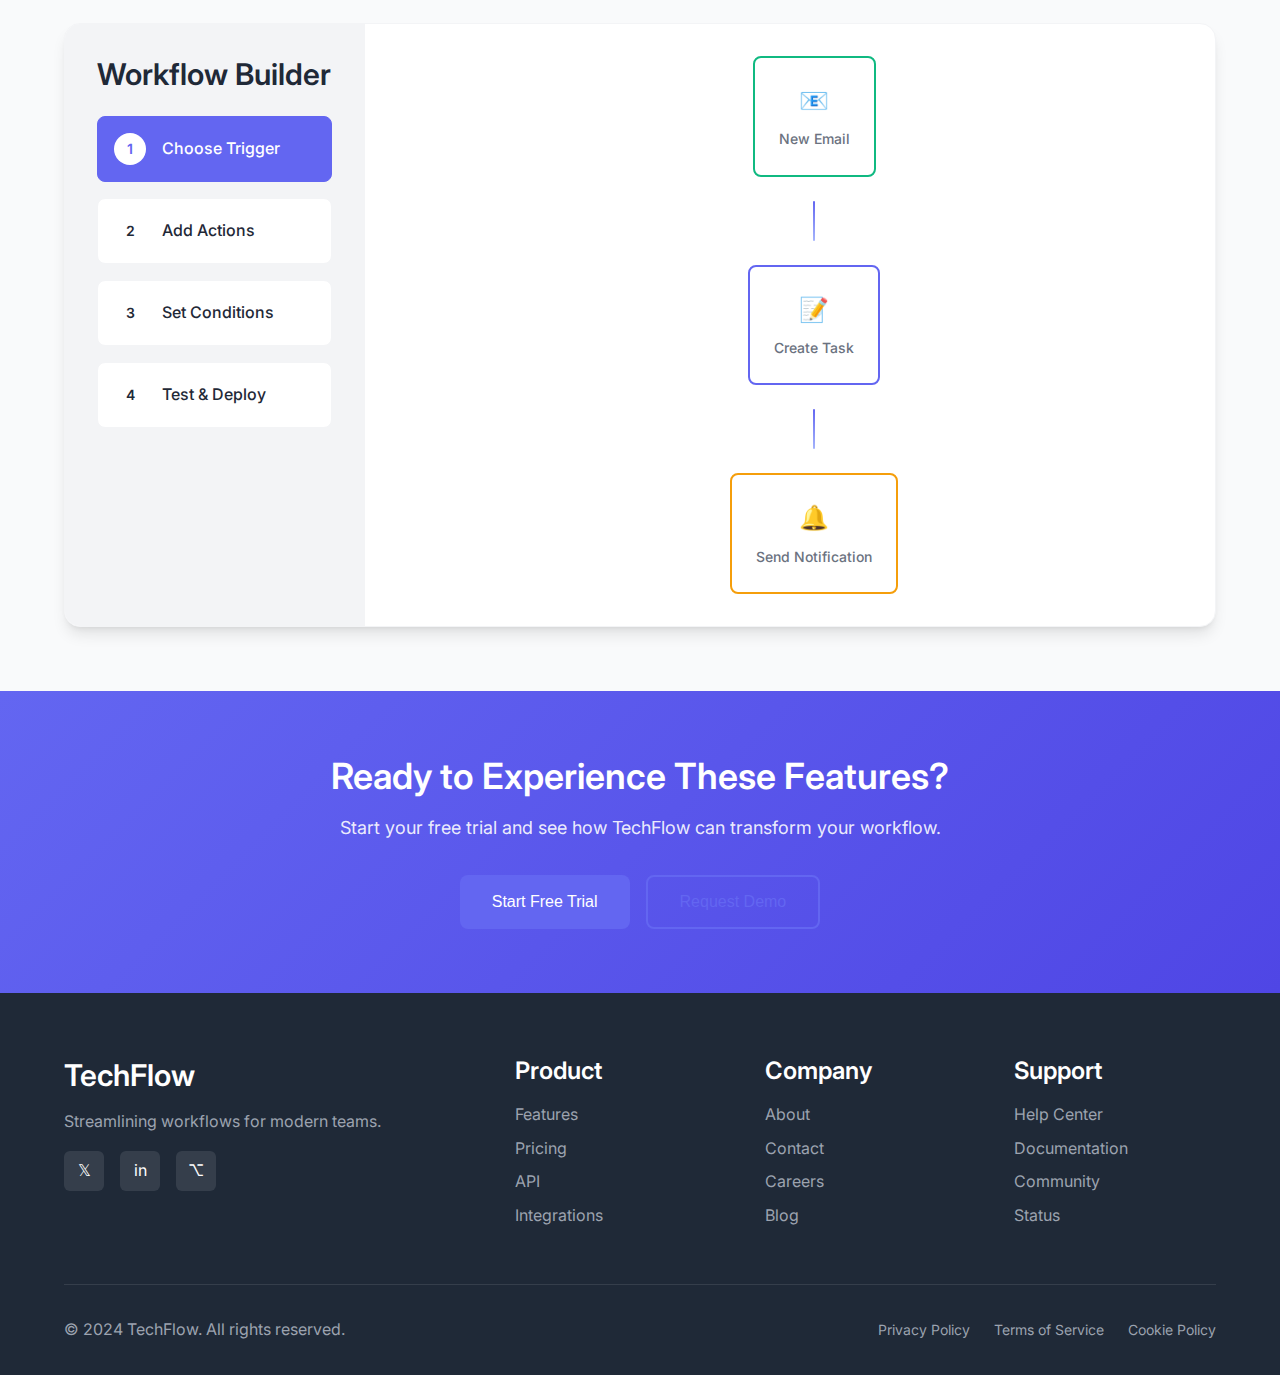
<file: features.html>
<!DOCTYPE html>
<html lang="en">
<head>
    <meta charset="UTF-8">
    <meta name="viewport" content="width=device-width, initial-scale=1.0">
    <title>Features - TechFlow</title>
    <meta name="description" content="Explore the powerful features of TechFlow workflow automation platform">
    
    <!-- Google Analytics -->
    <script async src="https://www.googletagmanager.com/gtag/js?id=G-1XZYHX2FL1"></script>
    <script>
        window.dataLayer = window.dataLayer || [];
        function gtag(){dataLayer.push(arguments);}
        gtag('js', new Date());
        gtag('config', 'G-1XZYHX2FL1');
    </script>
    
    <!-- CSS -->
    <link rel="stylesheet" href="styles/main.css">
    <link rel="stylesheet" href="styles/components.css">
    
    <!-- Fonts -->
    <link rel="preconnect" href="https://fonts.googleapis.com">
    <link rel="preconnect" href="https://fonts.gstatic.com" crossorigin>
    <link href="https://fonts.googleapis.com/css2?family=Inter:wght@300;400;500;600;700&display=swap" rel="stylesheet">
</head>
<body>
    <!-- Skip Link -->
    <a href="#main-content" class="skip-link">Skip to main content</a>

    <!-- Navigation -->
    <nav class="navbar" role="navigation" aria-label="Main navigation">
        <div class="nav-container">
            <div class="nav-brand">
                <a href="index.html" class="logo">
                    <span class="logo-icon">⚡</span>
                    <span class="logo-text">TechFlow</span>
                </a>
            </div>
            
            <div class="nav-menu" id="nav-menu">
                <a href="index.html" class="nav-link">Home</a>
                <a href="features.html" class="nav-link active" aria-current="page">Features</a>
                <a href="pricing.html" class="nav-link pricing-highlight">Pricing</a>
                <a href="about.html" class="nav-link">About</a>
                <a href="contact.html" class="nav-link">Contact</a>
            </div>
            
            <div class="nav-actions">
                <button class="btn btn-secondary" onclick="trackEvent('login_clicked')">Log In</button>
                <button class="btn btn-primary" onclick="trackEvent('signup_clicked')">Get Started</button>
                <button class="nav-toggle" id="nav-toggle" aria-label="Toggle navigation menu">
                    <span></span>
                    <span></span>
                    <span></span>
                </button>
            </div>
        </div>
    </nav>

    <!-- Main Content -->
    <main id="main-content">
        <!-- Hero Section -->
        <section class="page-hero" role="banner">
            <div class="container">
                <h1>Powerful Features for Modern Teams</h1>
                <p>Discover how TechFlow can transform your workflow with intelligent automation and seamless integrations.</p>
            </div>
        </section>

        <!-- Feature Categories -->
        <section class="feature-categories" role="region" aria-labelledby="categories-heading">
            <div class="container">
                <h2 id="categories-heading" class="section-title">Feature Categories</h2>
                <div class="category-tabs">
                    <button class="category-tab active" data-category="automation" onclick="switchCategory('automation')">
                        <span class="tab-icon">🤖</span>
                        <span class="tab-text">Automation</span>
                    </button>
                    <button class="category-tab" data-category="integrations" onclick="switchCategory('integrations')">
                        <span class="tab-icon">🔗</span>
                        <span class="tab-text">Integrations</span>
                    </button>
                    <button class="category-tab" data-category="analytics" onclick="switchCategory('analytics')">
                        <span class="tab-icon">📊</span>
                        <span class="tab-text">Analytics</span>
                    </button>
                    <button class="category-tab" data-category="collaboration" onclick="switchCategory('collaboration')">
                        <span class="tab-icon">👥</span>
                        <span class="tab-text">Collaboration</span>
                    </button>
                </div>
            </div>
        </section>

        <!-- Feature Details -->
        <section class="feature-details" role="region">
            <div class="container">
                <!-- Plan Availability -->
                <div class="plan-availability">
                    <div class="availability-note">
                        <span class="info-icon">ℹ️</span>
                        <p>Features are available across different plans. <a href="pricing.html" class="plan-link">View detailed pricing</a> to see which plan includes the features you need.</p>
                    </div>
                </div>
                
                <!-- Automation Features -->
                <div class="feature-section active" id="automation-section">
                    <div class="feature-grid">
                        <div class="feature-item" data-plan="all" onclick="trackEvent('feature_workflow_builder_clicked')">
                            <div class="feature-icon">🔧</div>
                            <h3>Visual Workflow Builder</h3>
                            <p>Drag-and-drop interface to create complex workflows without coding.</p>
                            <div class="plan-indicator">
                                <span class="plan-badge starter">Starter</span>
                                <span class="plan-badge professional">Professional</span>
                                <span class="plan-badge enterprise">Enterprise</span>
                            </div>
                            <ul class="feature-list">
                                <li>Intuitive drag-and-drop interface</li>
                                <li>Pre-built templates</li>
                                <li>Conditional logic</li>
                                <li>Error handling</li>
                            </ul>
                            <button class="btn btn-outline" onclick="trackEvent('learn_more_workflow_clicked')">Learn More</button>
                        </div>
                        
                        <div class="feature-item" data-plan="professional" onclick="trackEvent('feature_ai_automation_clicked')">
                            <div class="feature-icon">🧠</div>
                            <h3>AI-Powered Automation</h3>
                            <p>Machine learning algorithms that optimize your workflows automatically.</p>
                            <div class="plan-indicator">
                                <span class="plan-badge professional">Professional</span>
                                <span class="plan-badge enterprise">Enterprise</span>
                            </div>
                            <ul class="feature-list">
                                <li>Smart task routing</li>
                                <li>Predictive analytics</li>
                                <li>Auto-optimization</li>
                                <li>Pattern recognition</li>
                            </ul>
                            <button class="btn btn-outline" onclick="trackEvent('learn_more_ai_clicked')">Learn More</button>
                        </div>
                        
                        <div class="feature-item" onclick="trackEvent('feature_scheduling_clicked')">
                            <div class="feature-icon">⏰</div>
                            <h3>Advanced Scheduling</h3>
                            <p>Flexible scheduling options for recurring and one-time tasks.</p>
                            <ul class="feature-list">
                                <li>Cron expressions</li>
                                <li>Calendar integration</li>
                                <li>Time zone support</li>
                                <li>Dependency management</li>
                            </ul>
                            <button class="btn btn-outline" onclick="trackEvent('learn_more_scheduling_clicked')">Learn More</button>
                        </div>
                    </div>
                </div>

                <!-- Integrations Features -->
                <div class="feature-section" id="integrations-section">
                    <div class="feature-grid">
                        <div class="feature-item" onclick="trackEvent('feature_api_integration_clicked')">
                            <div class="feature-icon">🔌</div>
                            <h3>100+ API Integrations</h3>
                            <p>Connect with your favorite tools and services seamlessly.</p>
                            <ul class="feature-list">
                                <li>REST API support</li>
                                <li>Webhook integration</li>
                                <li>OAuth authentication</li>
                                <li>Custom connectors</li>
                            </ul>
                            <button class="btn btn-outline" onclick="trackEvent('learn_more_api_clicked')">Learn More</button>
                        </div>
                        
                        <div class="feature-item" onclick="trackEvent('feature_popular_tools_clicked')">
                            <div class="feature-icon">🛠️</div>
                            <h3>Popular Tools Integration</h3>
                            <p>Built-in integrations with Slack, Trello, GitHub, and more.</p>
                            <ul class="feature-list">
                                <li>Slack notifications</li>
                                <li>Trello board sync</li>
                                <li>GitHub automation</li>
                                <li>Google Workspace</li>
                            </ul>
                            <button class="btn btn-outline" onclick="trackEvent('learn_more_tools_clicked')">Learn More</button>
                        </div>
                        
                        <div class="feature-item" onclick="trackEvent('feature_custom_integration_clicked')">
                            <div class="feature-icon">⚙️</div>
                            <h3>Custom Integration Builder</h3>
                            <p>Create your own integrations with our visual builder.</p>
                            <ul class="feature-list">
                                <li>Visual API builder</li>
                                <li>Data mapping</li>
                                <li>Testing tools</li>
                                <li>Version control</li>
                            </ul>
                            <button class="btn btn-outline" onclick="trackEvent('learn_more_custom_clicked')">Learn More</button>
                        </div>
                    </div>
                </div>

                <!-- Analytics Features -->
                <div class="feature-section" id="analytics-section">
                    <div class="feature-grid">
                        <div class="feature-item" onclick="trackEvent('feature_performance_analytics_clicked')">
                            <div class="feature-icon">📈</div>
                            <h3>Performance Analytics</h3>
                            <p>Track and analyze your workflow performance in real-time.</p>
                            <ul class="feature-list">
                                <li>Real-time dashboards</li>
                                <li>Performance metrics</li>
                                <li>Bottleneck detection</li>
                                <li>Trend analysis</li>
                            </ul>
                            <button class="btn btn-outline" onclick="trackEvent('learn_more_performance_clicked')">Learn More</button>
                        </div>
                        
                        <div class="feature-item" onclick="trackEvent('feature_user_analytics_clicked')">
                            <div class="feature-icon">👤</div>
                            <h3>User Behavior Analytics</h3>
                            <p>Understand how your team uses workflows and optimize accordingly.</p>
                            <ul class="feature-list">
                                <li>Usage patterns</li>
                                <li>User engagement</li>
                                <li>Adoption metrics</li>
                                <li>Training insights</li>
                            </ul>
                            <button class="btn btn-outline" onclick="trackEvent('learn_more_behavior_clicked')">Learn More</button>
                        </div>
                        
                        <div class="feature-item" onclick="trackEvent('feature_reporting_clicked')">
                            <div class="feature-icon">📋</div>
                            <h3>Advanced Reporting</h3>
                            <p>Generate comprehensive reports and export data for analysis.</p>
                            <ul class="feature-list">
                                <li>Custom reports</li>
                                <li>Data export</li>
                                <li>Scheduled reports</li>
                                <li>Visual charts</li>
                            </ul>
                            <button class="btn btn-outline" onclick="trackEvent('learn_more_reporting_clicked')">Learn More</button>
                        </div>
                    </div>
                </div>

                <!-- Collaboration Features -->
                <div class="feature-section" id="collaboration-section">
                    <div class="feature-grid">
                        <div class="feature-item" onclick="trackEvent('feature_team_workflows_clicked')">
                            <div class="feature-icon">🤝</div>
                            <h3>Team Workflows</h3>
                            <p>Collaborate with your team on shared workflows and processes.</p>
                            <ul class="feature-list">
                                <li>Shared workflows</li>
                                <li>Role-based access</li>
                                <li>Approval processes</li>
                                <li>Team templates</li>
                            </ul>
                            <button class="btn btn-outline" onclick="trackEvent('learn_more_team_clicked')">Learn More</button>
                        </div>
                        
                        <div class="feature-item" onclick="trackEvent('feature_communication_clicked')">
                            <div class="feature-icon">💬</div>
                            <h3>Built-in Communication</h3>
                            <p>Communicate with team members directly within workflows.</p>
                            <ul class="feature-list">
                                <li>In-app messaging</li>
                                <li>Comment threads</li>
                                <li>Mention system</li>
                                <li>Notification center</li>
                            </ul>
                            <button class="btn btn-outline" onclick="trackEvent('learn_more_communication_clicked')">Learn More</button>
                        </div>
                        
                        <div class="feature-item" onclick="trackEvent('feature_version_control_clicked')">
                            <div class="feature-icon">📝</div>
                            <h3>Version Control</h3>
                            <p>Track changes and collaborate on workflow improvements.</p>
                            <ul class="feature-list">
                                <li>Change history</li>
                                <li>Branch workflows</li>
                                <li>Merge conflicts</li>
                                <li>Rollback options</li>
                            </ul>
                            <button class="btn btn-outline" onclick="trackEvent('learn_more_version_clicked')">Learn More</button>
                        </div>
                    </div>
                </div>
            </div>
        </section>

        <!-- Interactive Demo -->
        <section class="interactive-demo" role="region" aria-labelledby="demo-heading">
            <div class="container">
                <h2 id="demo-heading" class="section-title">Try It Yourself</h2>
                <div class="demo-container">
                    <div class="demo-sidebar">
                        <h3>Workflow Builder</h3>
                        <div class="demo-steps">
                            <div class="demo-step active" onclick="switchDemoStep(1)">
                                <span class="step-number">1</span>
                                <span class="step-text">Choose Trigger</span>
                            </div>
                            <div class="demo-step" onclick="switchDemoStep(2)">
                                <span class="step-number">2</span>
                                <span class="step-text">Add Actions</span>
                            </div>
                            <div class="demo-step" onclick="switchDemoStep(3)">
                                <span class="step-number">3</span>
                                <span class="step-text">Set Conditions</span>
                            </div>
                            <div class="demo-step" onclick="switchDemoStep(4)">
                                <span class="step-number">4</span>
                                <span class="step-text">Test & Deploy</span>
                            </div>
                        </div>
                    </div>
                    <div class="demo-workspace">
                        <div class="demo-canvas">
                            <div class="demo-node trigger-node" onclick="trackEvent('demo_trigger_clicked')">
                                <div class="node-icon">📧</div>
                                <div class="node-text">New Email</div>
                            </div>
                            <div class="demo-connection"></div>
                            <div class="demo-node action-node" onclick="trackEvent('demo_action_clicked')">
                                <div class="node-icon">📝</div>
                                <div class="node-text">Create Task</div>
                            </div>
                            <div class="demo-connection"></div>
                            <div class="demo-node notification-node" onclick="trackEvent('demo_notification_clicked')">
                                <div class="node-icon">🔔</div>
                                <div class="node-text">Send Notification</div>
                            </div>
                        </div>
                    </div>
                </div>
            </div>
        </section>

        <!-- CTA Section -->
        <section class="cta-section" role="region">
            <div class="container">
                <div class="cta-content">
                    <h2>Ready to Experience These Features?</h2>
                    <p>Start your free trial and see how TechFlow can transform your workflow.</p>
                    <div class="cta-actions">
                        <button class="btn btn-primary btn-large" onclick="trackEvent('features_cta_signup_clicked')">
                            Start Free Trial
                        </button>
                        <button class="btn btn-outline btn-large" onclick="trackEvent('features_demo_request_clicked')">
                            Request Demo
                        </button>
                    </div>
                </div>
            </div>
        </section>
    </main>

    <!-- Footer -->
    <footer class="footer" role="contentinfo">
        <div class="container">
            <div class="footer-content">
                <div class="footer-section">
                    <h3>TechFlow</h3>
                    <p>Streamlining workflows for modern teams.</p>
                    <div class="social-links">
                        <a href="#" aria-label="Twitter" onclick="trackEvent('social_twitter_clicked')">𝕏</a>
                        <a href="#" aria-label="LinkedIn" onclick="trackEvent('social_linkedin_clicked')">in</a>
                        <a href="#" aria-label="GitHub" onclick="trackEvent('social_github_clicked')">⌥</a>
                    </div>
                </div>
                <div class="footer-section">
                    <h4>Product</h4>
                    <ul>
                        <li><a href="features.html">Features</a></li>
                        <li><a href="pricing.html">Pricing</a></li>
                        <li><a href="#">API</a></li>
                        <li><a href="#">Integrations</a></li>
                    </ul>
                </div>
                <div class="footer-section">
                    <h4>Company</h4>
                    <ul>
                        <li><a href="about.html">About</a></li>
                        <li><a href="contact.html">Contact</a></li>
                        <li><a href="#">Careers</a></li>
                        <li><a href="#">Blog</a></li>
                    </ul>
                </div>
                <div class="footer-section">
                    <h4>Support</h4>
                    <ul>
                        <li><a href="#">Help Center</a></li>
                        <li><a href="#">Documentation</a></li>
                        <li><a href="#">Community</a></li>
                        <li><a href="#">Status</a></li>
                    </ul>
                </div>
            </div>
            <div class="footer-bottom">
                <p>&copy; 2024 TechFlow. All rights reserved.</p>
                <div class="footer-links">
                    <a href="#">Privacy Policy</a>
                    <a href="#">Terms of Service</a>
                    <a href="#">Cookie Policy</a>
                </div>
            </div>
        </div>
    </footer>

    <!-- JavaScript -->
    <script src="js/main.js"></script>
    <script src="js/analytics.js"></script>
    <script src="js/features.js"></script>
</body>
</html>
</file>
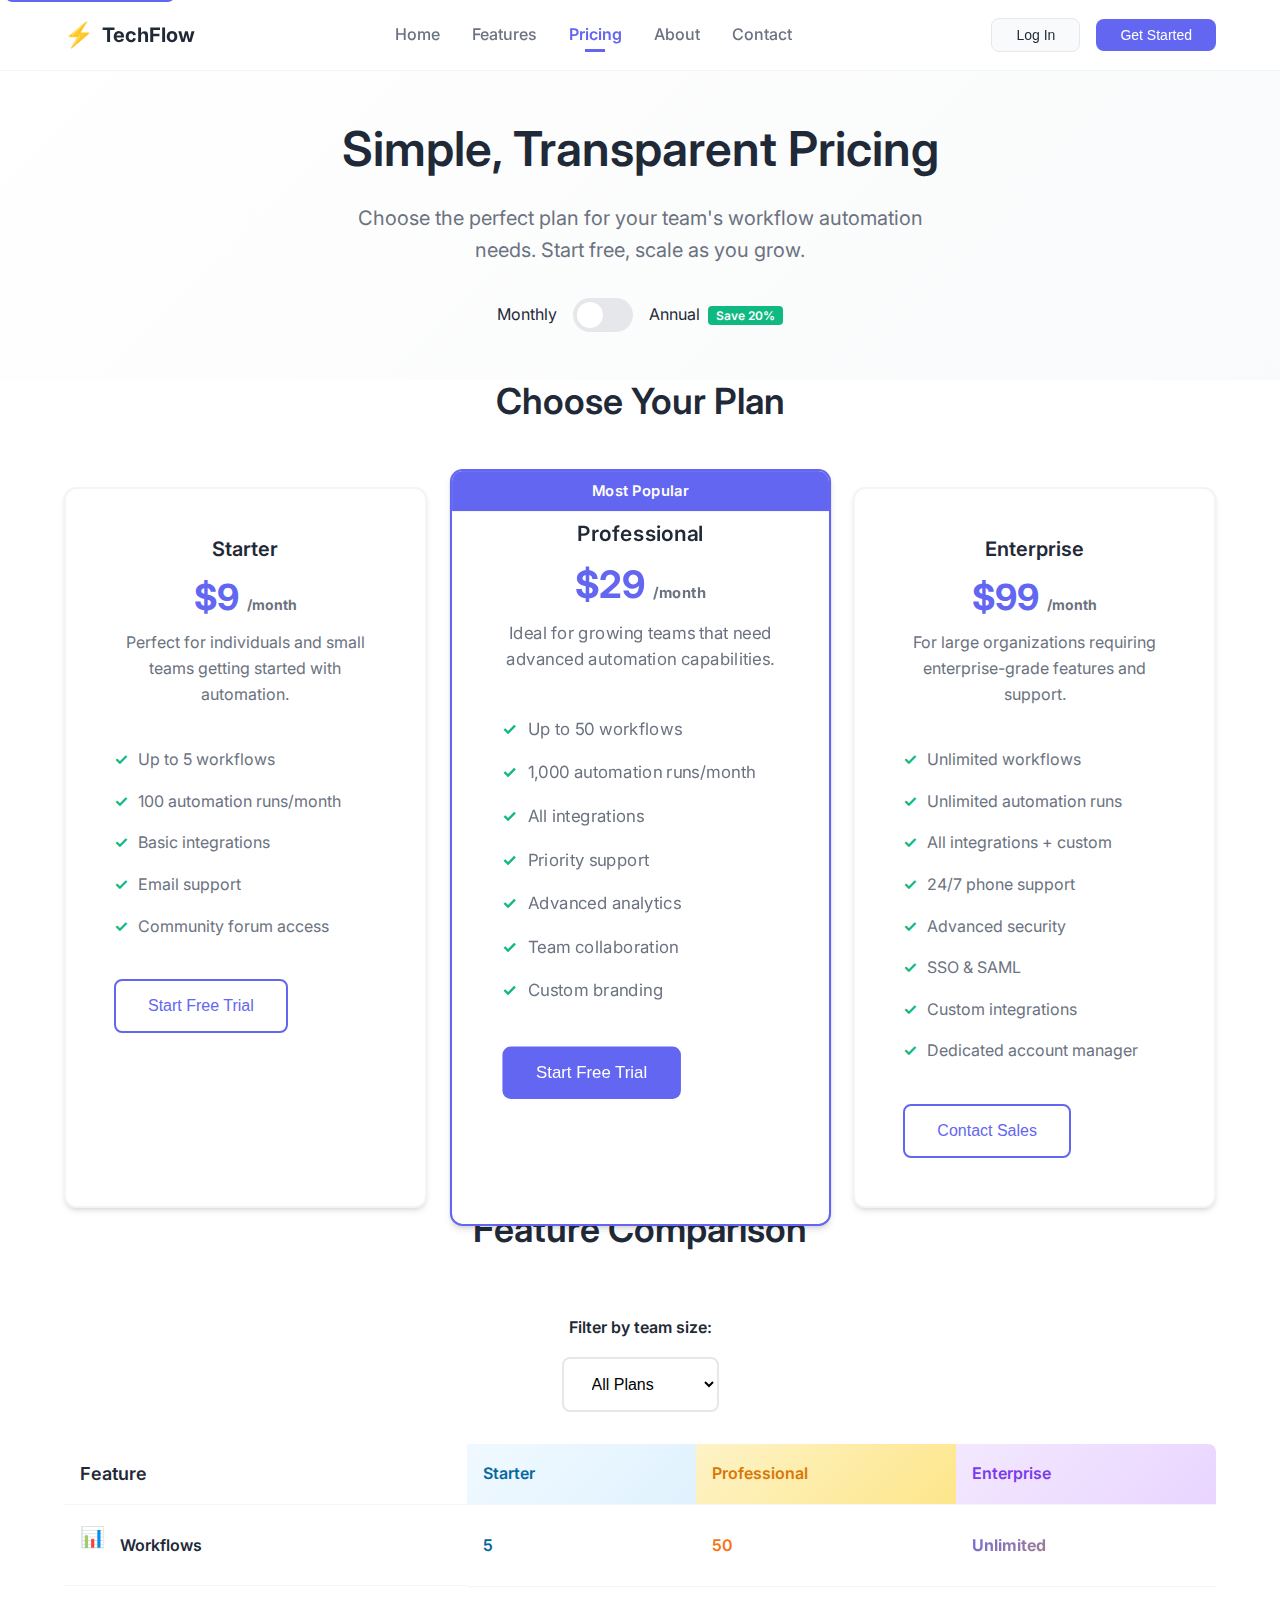
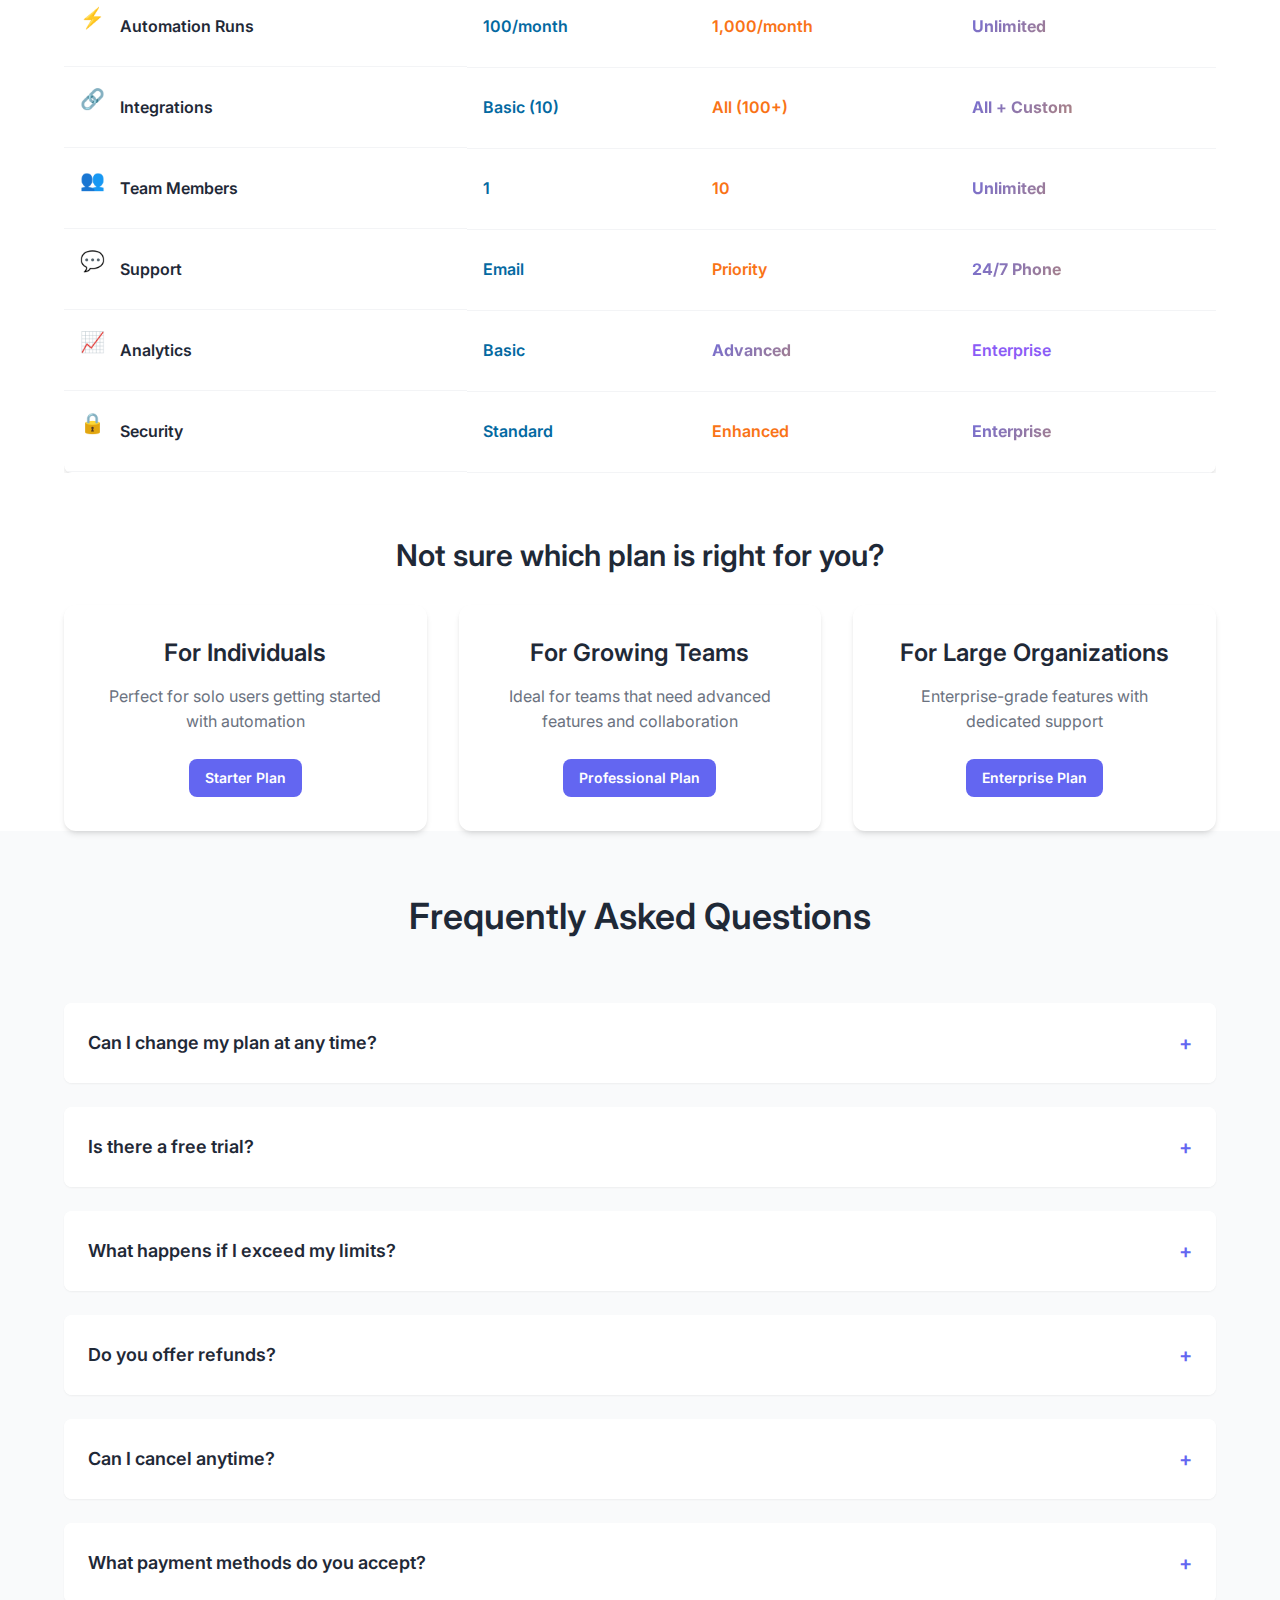
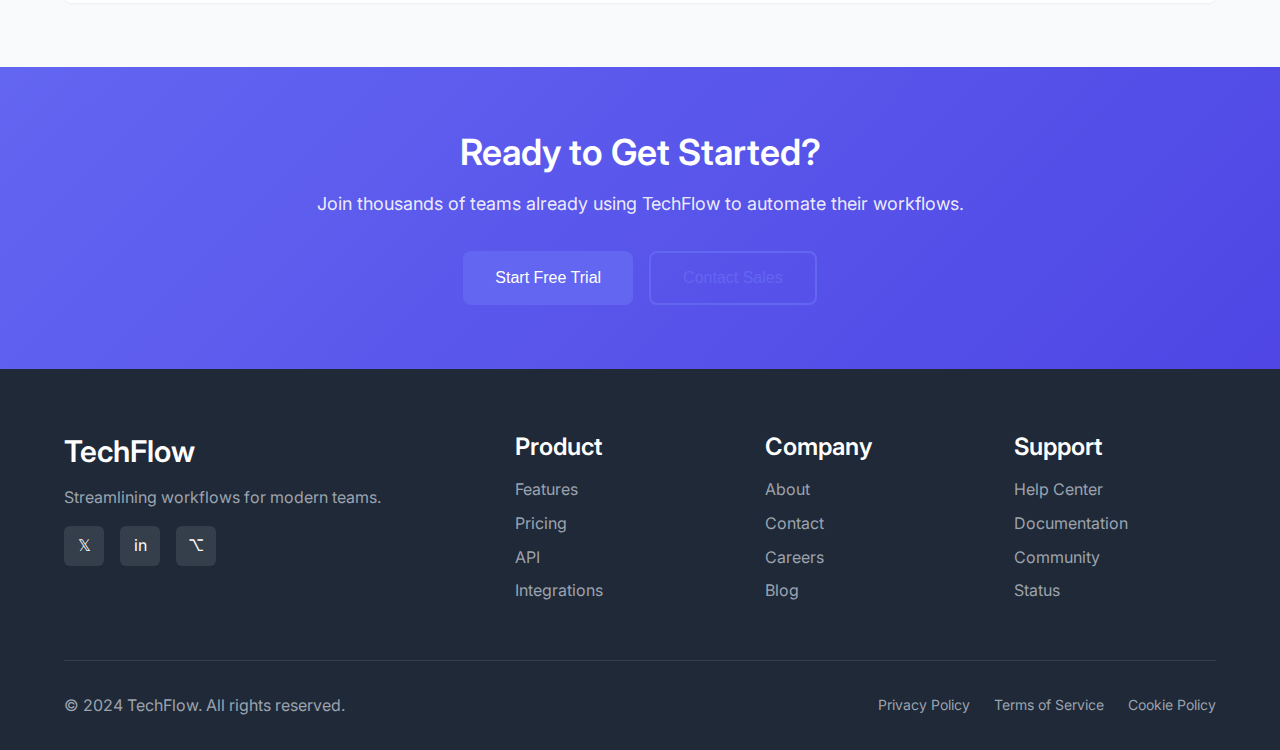
<file: pricing.html>
<!DOCTYPE html>
<html lang="en">
<head>
    <meta charset="UTF-8">
    <meta name="viewport" content="width=device-width, initial-scale=1.0">
    <title>Pricing - TechFlow</title>
    <meta name="description" content="Choose the perfect TechFlow plan for your team's workflow automation needs">
    
    <!-- Google Analytics -->
    <script async src="https://www.googletagmanager.com/gtag/js?id=G-1XZYHX2FL1"></script>
    <script>
        window.dataLayer = window.dataLayer || [];
        function gtag(){dataLayer.push(arguments);}
        gtag('js', new Date());
        gtag('config', 'G-1XZYHX2FL1');
    </script>
    
    <!-- CSS -->
    <link rel="stylesheet" href="styles/main.css">
    <link rel="stylesheet" href="styles/components.css">
    
    <!-- Fonts -->
    <link rel="preconnect" href="https://fonts.googleapis.com">
    <link rel="preconnect" href="https://fonts.gstatic.com" crossorigin>
    <link href="https://fonts.googleapis.com/css2?family=Inter:wght@300;400;500;600;700&display=swap" rel="stylesheet">
</head>
<body>
    <!-- Skip Link -->
    <a href="#main-content" class="skip-link">Skip to main content</a>

    <!-- Navigation -->
    <nav class="navbar" role="navigation" aria-label="Main navigation">
        <div class="nav-container">
            <div class="nav-brand">
                <a href="index.html" class="logo">
                    <span class="logo-icon">⚡</span>
                    <span class="logo-text">TechFlow</span>
                </a>
            </div>
            
            <div class="nav-menu" id="nav-menu">
                <a href="index.html" class="nav-link">Home</a>
                <a href="features.html" class="nav-link">Features</a>
                <a href="pricing.html" class="nav-link pricing-highlight active" aria-current="page">Pricing</a>
                <a href="about.html" class="nav-link">About</a>
                <a href="contact.html" class="nav-link">Contact</a>
            </div>
            
            <div class="nav-actions">
                <button class="btn btn-secondary" onclick="trackEvent('login_clicked')">Log In</button>
                <button class="btn btn-primary" onclick="trackEvent('signup_clicked')">Get Started</button>
                <button class="nav-toggle" id="nav-toggle" aria-label="Toggle navigation menu">
                    <span></span>
                    <span></span>
                    <span></span>
                </button>
            </div>
        </div>
    </nav>

    <!-- Main Content -->
    <main id="main-content">
        <!-- Hero Section -->
        <section class="page-hero" role="banner">
            <div class="container">
                <h1>Simple, Transparent Pricing</h1>
                <p>Choose the perfect plan for your team's workflow automation needs. Start free, scale as you grow.</p>
                
                <!-- Billing Toggle -->
                <div class="billing-toggle" style="margin-top: var(--spacing-xl);">
                    <span>Monthly</span>
                    <label class="toggle-switch">
                        <input type="checkbox" id="billing-toggle" onchange="toggleBilling()">
                        <span class="toggle-slider"></span>
                    </label>
                    <span>Annual <span class="discount-badge">Save 20%</span></span>
                </div>
            </div>
        </section>

        <!-- Pricing Plans -->
        <section class="pricing-plans" role="region" aria-labelledby="plans-heading">
            <div class="container">
                <h2 id="plans-heading" class="section-title">Choose Your Plan</h2>
                <div class="pricing-grid">
                    <!-- Starter Plan -->
                    <div class="pricing-card" onclick="trackEvent('pricing_starter_clicked')">
                        <div class="pricing-header">
                            <h3 class="pricing-name">Starter</h3>
                            <div class="pricing-price">
                                <span class="price-amount" data-monthly="$9" data-annual="$7">$9</span>
                                <span class="pricing-period">/month</span>
                            </div>
                            <p>Perfect for individuals and small teams getting started with automation.</p>
                        </div>
                        <ul class="pricing-features">
                            <li>Up to 5 workflows</li>
                            <li>100 automation runs/month</li>
                            <li>Basic integrations</li>
                            <li>Email support</li>
                            <li>Community forum access</li>
                        </ul>
                        <button class="btn btn-outline btn-large" onclick="trackEvent('pricing_starter_signup_clicked')">
                            Start Free Trial
                        </button>
                    </div>

                    <!-- Professional Plan -->
                    <div class="pricing-card featured" onclick="trackEvent('pricing_professional_clicked')">
                        <div class="pricing-header">
                            <h3 class="pricing-name">Professional</h3>
                            <div class="pricing-price">
                                <span class="price-amount" data-monthly="$29" data-annual="$23">$29</span>
                                <span class="pricing-period">/month</span>
                            </div>
                            <p>Ideal for growing teams that need advanced automation capabilities.</p>
                        </div>
                        <ul class="pricing-features">
                            <li>Up to 50 workflows</li>
                            <li>1,000 automation runs/month</li>
                            <li>All integrations</li>
                            <li>Priority support</li>
                            <li>Advanced analytics</li>
                            <li>Team collaboration</li>
                            <li>Custom branding</li>
                        </ul>
                        <button class="btn btn-primary btn-large" onclick="trackEvent('pricing_professional_signup_clicked')">
                            Start Free Trial
                        </button>
                    </div>

                    <!-- Enterprise Plan -->
                    <div class="pricing-card" onclick="trackEvent('pricing_enterprise_clicked')">
                        <div class="pricing-header">
                            <h3 class="pricing-name">Enterprise</h3>
                            <div class="pricing-price">
                                <span class="price-amount" data-monthly="$99" data-annual="$79">$99</span>
                                <span class="pricing-period">/month</span>
                            </div>
                            <p>For large organizations requiring enterprise-grade features and support.</p>
                        </div>
                        <ul class="pricing-features">
                            <li>Unlimited workflows</li>
                            <li>Unlimited automation runs</li>
                            <li>All integrations + custom</li>
                            <li>24/7 phone support</li>
                            <li>Advanced security</li>
                            <li>SSO & SAML</li>
                            <li>Custom integrations</li>
                            <li>Dedicated account manager</li>
                        </ul>
                        <button class="btn btn-outline btn-large" onclick="trackEvent('pricing_enterprise_signup_clicked')">
                            Contact Sales
                        </button>
                    </div>
                </div>
            </div>
        </section>

        <!-- Feature Comparison -->
        <section class="feature-comparison" role="region" aria-labelledby="comparison-heading">
            <div class="container">
                <h2 id="comparison-heading" class="section-title">Feature Comparison</h2>
                
                <!-- Plan Filter -->
                <div class="plan-filter">
                    <label for="team-size-filter">Filter by team size:</label>
                    <select id="team-size-filter" onchange="filterPlans()">
                        <option value="all">All Plans</option>
                        <option value="1">1 person</option>
                        <option value="2-10">2-10 people</option>
                        <option value="10+">10+ people</option>
                    </select>
                </div>
                
                <div class="comparison-table">
                    <table>
                        <thead>
                            <tr>
                                <th class="feature-col">Feature</th>
                                <th class="plan-col starter">Starter</th>
                                <th class="plan-col professional">Professional</th>
                                <th class="plan-col enterprise">Enterprise</th>
                            </tr>
                        </thead>
                        <tbody>
                            <tr class="feature-row" data-team-size="1">
                                <td class="feature-name">
                                    <span class="feature-icon">📊</span>
                                    Workflows
                                </td>
                                <td class="plan-value starter">5</td>
                                <td class="plan-value professional">50</td>
                                <td class="plan-value enterprise highlight">Unlimited</td>
                            </tr>
                            <tr class="feature-row" data-team-size="1">
                                <td class="feature-name">
                                    <span class="feature-icon">⚡</span>
                                    Automation Runs
                                </td>
                                <td class="plan-value starter">100/month</td>
                                <td class="plan-value professional">1,000/month</td>
                                <td class="plan-value enterprise highlight">Unlimited</td>
                            </tr>
                            <tr class="feature-row" data-team-size="all">
                                <td class="feature-name">
                                    <span class="feature-icon">🔗</span>
                                    Integrations
                                </td>
                                <td class="plan-value starter">Basic (10)</td>
                                <td class="plan-value professional">All (100+)</td>
                                <td class="plan-value enterprise highlight">All + Custom</td>
                            </tr>
                            <tr class="feature-row" data-team-size="1">
                                <td class="feature-name">
                                    <span class="feature-icon">👥</span>
                                    Team Members
                                </td>
                                <td class="plan-value starter">1</td>
                                <td class="plan-value professional">10</td>
                                <td class="plan-value enterprise highlight">Unlimited</td>
                            </tr>
                            <tr class="feature-row" data-team-size="all">
                                <td class="feature-name">
                                    <span class="feature-icon">💬</span>
                                    Support
                                </td>
                                <td class="plan-value starter">Email</td>
                                <td class="plan-value professional">Priority</td>
                                <td class="plan-value enterprise highlight">24/7 Phone</td>
                            </tr>
                            <tr class="feature-row" data-team-size="2-10">
                                <td class="feature-name">
                                    <span class="feature-icon">📈</span>
                                    Analytics
                                </td>
                                <td class="plan-value starter">Basic</td>
                                <td class="plan-value professional highlight">Advanced</td>
                                <td class="plan-value enterprise">Enterprise</td>
                            </tr>
                            <tr class="feature-row" data-team-size="10+">
                                <td class="feature-name">
                                    <span class="feature-icon">🔒</span>
                                    Security
                                </td>
                                <td class="plan-value starter">Standard</td>
                                <td class="plan-value professional">Enhanced</td>
                                <td class="plan-value enterprise highlight">Enterprise</td>
                            </tr>
                        </tbody>
                    </table>
                </div>
                
                <!-- Quick Plan Selector -->
                <div class="quick-plan-selector">
                    <h3>Not sure which plan is right for you?</h3>
                    <div class="plan-recommendations">
                        <div class="recommendation-card" onclick="scrollToPlan('Starter')">
                            <h4>For Individuals</h4>
                            <p>Perfect for solo users getting started with automation</p>
                            <span class="recommendation-plan">Starter Plan</span>
                        </div>
                        <div class="recommendation-card" onclick="scrollToPlan('Professional')">
                            <h4>For Growing Teams</h4>
                            <p>Ideal for teams that need advanced features and collaboration</p>
                            <span class="recommendation-plan">Professional Plan</span>
                        </div>
                        <div class="recommendation-card" onclick="scrollToPlan('Enterprise')">
                            <h4>For Large Organizations</h4>
                            <p>Enterprise-grade features with dedicated support</p>
                            <span class="recommendation-plan">Enterprise Plan</span>
                        </div>
                    </div>
                </div>
            </div>
        </section>

        <!-- FAQ Section -->
        <section class="faq-section" role="region" aria-labelledby="faq-heading">
            <div class="container">
                <h2 id="faq-heading" class="section-title">Frequently Asked Questions</h2>
                <div class="faq-grid">
                    <div class="faq-item" onclick="toggleFAQ(this)">
                        <div class="faq-question">
                            <h3>Can I change my plan at any time?</h3>
                            <span class="faq-toggle">+</span>
                        </div>
                        <div class="faq-answer">
                            <p>Yes, you can upgrade or downgrade your plan at any time. Changes take effect immediately, and we'll prorate any billing adjustments.</p>
                        </div>
                    </div>
                    
                    <div class="faq-item" onclick="toggleFAQ(this)">
                        <div class="faq-question">
                            <h3>Is there a free trial?</h3>
                            <span class="faq-toggle">+</span>
                        </div>
                        <div class="faq-answer">
                            <p>Yes! All plans come with a 14-day free trial. No credit card required to start. You can explore all features before deciding.</p>
                        </div>
                    </div>
                    
                    <div class="faq-item" onclick="toggleFAQ(this)">
                        <div class="faq-question">
                            <h3>What happens if I exceed my limits?</h3>
                            <span class="faq-toggle">+</span>
                        </div>
                        <div class="faq-answer">
                            <p>We'll notify you when you're approaching your limits. You can either upgrade your plan or purchase additional capacity as needed.</p>
                        </div>
                    </div>
                    
                    <div class="faq-item" onclick="toggleFAQ(this)">
                        <div class="faq-question">
                            <h3>Do you offer refunds?</h3>
                            <span class="faq-toggle">+</span>
                        </div>
                        <div class="faq-answer">
                            <p>We offer a 30-day money-back guarantee. If you're not satisfied, contact our support team for a full refund.</p>
                        </div>
                    </div>
                    
                    <div class="faq-item" onclick="toggleFAQ(this)">
                        <div class="faq-question">
                            <h3>Can I cancel anytime?</h3>
                            <span class="faq-toggle">+</span>
                        </div>
                        <div class="faq-answer">
                            <p>Absolutely. You can cancel your subscription at any time from your account settings. No long-term contracts or cancellation fees.</p>
                        </div>
                    </div>
                    
                    <div class="faq-item" onclick="toggleFAQ(this)">
                        <div class="faq-question">
                            <h3>What payment methods do you accept?</h3>
                            <span class="faq-toggle">+</span>
                        </div>
                        <div class="faq-answer">
                            <p>We accept all major credit cards (Visa, MasterCard, American Express) and PayPal. Enterprise customers can also pay via invoice.</p>
                        </div>
                    </div>
                </div>
            </div>
        </section>

        <!-- CTA Section -->
        <section class="cta-section" role="region">
            <div class="container">
                <div class="cta-content">
                    <h2>Ready to Get Started?</h2>
                    <p>Join thousands of teams already using TechFlow to automate their workflows.</p>
                    <div class="cta-actions">
                        <button class="btn btn-primary btn-large" onclick="trackEvent('pricing_cta_signup_clicked')">
                            Start Free Trial
                        </button>
                        <button class="btn btn-outline btn-large" onclick="trackEvent('pricing_cta_contact_clicked')">
                            Contact Sales
                        </button>
                    </div>
                </div>
            </div>
        </section>
    </main>

    <!-- Footer -->
    <footer class="footer" role="contentinfo">
        <div class="container">
            <div class="footer-content">
                <div class="footer-section">
                    <h3>TechFlow</h3>
                    <p>Streamlining workflows for modern teams.</p>
                    <div class="social-links">
                        <a href="#" aria-label="Twitter" onclick="trackEvent('social_twitter_clicked')">𝕏</a>
                        <a href="#" aria-label="LinkedIn" onclick="trackEvent('social_linkedin_clicked')">in</a>
                        <a href="#" aria-label="GitHub" onclick="trackEvent('social_github_clicked')">⌥</a>
                    </div>
                </div>
                <div class="footer-section">
                    <h4>Product</h4>
                    <ul>
                        <li><a href="features.html">Features</a></li>
                        <li><a href="pricing.html">Pricing</a></li>
                        <li><a href="#">API</a></li>
                        <li><a href="#">Integrations</a></li>
                    </ul>
                </div>
                <div class="footer-section">
                    <h4>Company</h4>
                    <ul>
                        <li><a href="about.html">About</a></li>
                        <li><a href="contact.html">Contact</a></li>
                        <li><a href="#">Careers</a></li>
                        <li><a href="#">Blog</a></li>
                    </ul>
                </div>
                <div class="footer-section">
                    <h4>Support</h4>
                    <ul>
                        <li><a href="#">Help Center</a></li>
                        <li><a href="#">Documentation</a></li>
                        <li><a href="#">Community</a></li>
                        <li><a href="#">Status</a></li>
                    </ul>
                </div>
            </div>
            <div class="footer-bottom">
                <p>&copy; 2024 TechFlow. All rights reserved.</p>
                <div class="footer-links">
                    <a href="#">Privacy Policy</a>
                    <a href="#">Terms of Service</a>
                    <a href="#">Cookie Policy</a>
                </div>
            </div>
        </div>
    </footer>

    <!-- JavaScript -->
    <script src="js/main.js"></script>
    <script src="js/analytics.js"></script>
    <script src="js/pricing.js"></script>
</body>
</html>
</file>
<file: styles/components.css>
/* Additional Component Styles */

/* Page Hero */
.page-hero {
    padding: 120px 0 var(--spacing-2xl);
    background: linear-gradient(135deg, var(--background-primary) 0%, var(--background-secondary) 100%);
    text-align: center;
}

.page-hero h1 {
    font-size: var(--font-size-5xl);
    margin-bottom: var(--spacing-lg);
    color: var(--text-primary);
}

.page-hero p {
    font-size: var(--font-size-xl);
    color: var(--text-secondary);
    max-width: 600px;
    margin: 0 auto;
}

/* Feature Categories */
.feature-categories {
    padding: var(--spacing-2xl) 0;
    background: var(--background-secondary);
}

.category-tabs {
    display: flex;
    justify-content: center;
    gap: var(--spacing-md);
    flex-wrap: wrap;
}

.category-tab {
    display: flex;
    flex-direction: column;
    align-items: center;
    gap: var(--spacing-sm);
    padding: var(--spacing-lg);
    background: white;
    border: 2px solid var(--border-color);
    border-radius: var(--radius-xl);
    cursor: pointer;
    transition: all var(--transition-normal);
    min-width: 120px;
}

.category-tab:hover {
    border-color: var(--primary-color);
    transform: translateY(-2px);
    box-shadow: var(--shadow-md);
}

.category-tab.active {
    border-color: var(--primary-color);
    background: var(--primary-color);
    color: white;
}

.tab-icon {
    font-size: var(--font-size-3xl);
}

.tab-text {
    font-weight: 600;
    font-size: var(--font-size-sm);
}

/* Feature Details */
.feature-details {
    padding: var(--spacing-3xl) 0;
}

.feature-section {
    display: none;
    animation: fadeIn 0.5s ease-in-out;
}

.feature-section.active {
    display: block;
}

.feature-grid {
    display: grid;
    grid-template-columns: repeat(auto-fit, minmax(350px, 1fr));
    gap: var(--spacing-xl);
}

.feature-item {
    background: white;
    padding: var(--spacing-xl);
    border-radius: var(--radius-xl);
    box-shadow: var(--shadow-md);
    transition: all var(--transition-normal);
    cursor: pointer;
    border: 1px solid var(--border-light);
}

.feature-item:hover {
    transform: translateY(-4px);
    box-shadow: var(--shadow-lg);
    border-color: var(--primary-light);
}

.feature-icon {
    font-size: var(--font-size-4xl);
    margin-bottom: var(--spacing-md);
}

.feature-item h3 {
    margin-bottom: var(--spacing-md);
    color: var(--text-primary);
}

.feature-item p {
    color: var(--text-secondary);
    margin-bottom: var(--spacing-lg);
}

.feature-list {
    list-style: none;
    margin-bottom: var(--spacing-lg);
}

.feature-list li {
    padding: var(--spacing-xs) 0;
    color: var(--text-secondary);
    position: relative;
    padding-left: var(--spacing-lg);
}

.feature-list li::before {
    content: '✓';
    position: absolute;
    left: 0;
    color: var(--accent-color);
    font-weight: bold;
}

/* Interactive Demo */
.interactive-demo {
    padding: var(--spacing-3xl) 0;
    background: var(--background-secondary);
}

.demo-container {
    display: grid;
    grid-template-columns: 300px 1fr;
    gap: var(--spacing-2xl);
    background: white;
    border-radius: var(--radius-2xl);
    box-shadow: var(--shadow-lg);
    overflow: hidden;
    border: 1px solid var(--border-light);
}

.demo-sidebar {
    background: var(--background-tertiary);
    padding: var(--spacing-xl);
    border-right: 1px solid var(--border-light);
}

.demo-sidebar h3 {
    margin-bottom: var(--spacing-lg);
    color: var(--text-primary);
}

.demo-steps {
    display: flex;
    flex-direction: column;
    gap: var(--spacing-md);
}

.demo-step {
    display: flex;
    align-items: center;
    gap: var(--spacing-md);
    padding: var(--spacing-md);
    border-radius: var(--radius-lg);
    cursor: pointer;
    transition: all var(--transition-fast);
    background: white;
    border: 1px solid var(--border-light);
}

.demo-step:hover {
    border-color: var(--primary-color);
    background: var(--primary-color);
    color: white;
}

.demo-step.active {
    background: var(--primary-color);
    color: white;
    border-color: var(--primary-color);
}

.step-number {
    display: flex;
    align-items: center;
    justify-content: center;
    width: 32px;
    height: 32px;
    background: rgba(255, 255, 255, 0.2);
    border-radius: 50%;
    font-weight: 600;
    font-size: var(--font-size-sm);
}

.demo-step.active .step-number {
    background: white;
    color: var(--primary-color);
}

.step-text {
    font-weight: 500;
}

.demo-workspace {
    padding: var(--spacing-xl);
    display: flex;
    align-items: center;
    justify-content: center;
}

.demo-canvas {
    display: flex;
    flex-direction: column;
    align-items: center;
    gap: var(--spacing-lg);
    min-height: 300px;
}

.demo-node {
    display: flex;
    flex-direction: column;
    align-items: center;
    gap: var(--spacing-sm);
    padding: var(--spacing-lg);
    background: white;
    border: 2px solid var(--border-color);
    border-radius: var(--radius-lg);
    cursor: pointer;
    transition: all var(--transition-fast);
    min-width: 120px;
    text-align: center;
}

.demo-node:hover {
    border-color: var(--primary-color);
    transform: scale(1.05);
    box-shadow: var(--shadow-md);
}

.trigger-node {
    border-color: var(--accent-color);
}

.action-node {
    border-color: var(--primary-color);
}

.notification-node {
    border-color: var(--secondary-color);
}

.node-icon {
    font-size: var(--font-size-2xl);
}

.node-text {
    font-size: var(--font-size-sm);
    font-weight: 500;
    color: var(--text-secondary);
}

.demo-connection {
    width: 2px;
    height: 40px;
    background: linear-gradient(to bottom, var(--primary-color), var(--primary-light));
    border-radius: 1px;
}

/* CTA Actions */
.cta-actions {
    display: flex;
    gap: var(--spacing-md);
    justify-content: center;
    flex-wrap: wrap;
}

/* Pricing Page Styles */
.pricing-grid {
    display: grid;
    grid-template-columns: repeat(auto-fit, minmax(300px, 1fr));
    gap: var(--spacing-xl);
    margin-top: var(--spacing-2xl);
}

.pricing-card {
    background: white;
    border-radius: var(--radius-xl);
    padding: var(--spacing-2xl);
    box-shadow: var(--shadow-md);
    border: 2px solid var(--border-light);
    transition: all var(--transition-normal);
    position: relative;
    overflow: hidden;
}

.pricing-card:hover {
    transform: translateY(-4px);
    box-shadow: var(--shadow-lg);
}

.pricing-card.featured {
    border-color: var(--primary-color);
    transform: scale(1.05);
}

.pricing-card.featured::before {
    content: 'Most Popular';
    position: absolute;
    top: 0;
    left: 0;
    right: 0;
    background: var(--primary-color);
    color: white;
    text-align: center;
    padding: var(--spacing-sm);
    font-size: var(--font-size-sm);
    font-weight: 600;
}

.pricing-header {
    text-align: center;
    margin-bottom: var(--spacing-xl);
}

.pricing-name {
    font-size: var(--font-size-xl);
    font-weight: 600;
    margin-bottom: var(--spacing-sm);
}

.pricing-price {
    font-size: var(--font-size-4xl);
    font-weight: 700;
    color: var(--primary-color);
    margin-bottom: var(--spacing-xs);
}

.pricing-period {
    color: var(--text-secondary);
    font-size: var(--font-size-sm);
}

.pricing-features {
    list-style: none;
    margin-bottom: var(--spacing-xl);
}

.pricing-features li {
    padding: var(--spacing-sm) 0;
    color: var(--text-secondary);
    position: relative;
    padding-left: var(--spacing-lg);
}

.pricing-features li::before {
    content: '✓';
    position: absolute;
    left: 0;
    color: var(--accent-color);
    font-weight: bold;
}

/* Contact Form Styles */
.contact-form {
    background: white;
    padding: var(--spacing-2xl);
    border-radius: var(--radius-xl);
    box-shadow: var(--shadow-lg);
    max-width: 600px;
    margin: 0 auto;
}

.form-group {
    margin-bottom: var(--spacing-lg);
}

.form-label {
    display: block;
    margin-bottom: var(--spacing-sm);
    font-weight: 500;
    color: var(--text-primary);
}

.form-input,
.form-textarea,
.form-select {
    width: 100%;
    padding: var(--spacing-md);
    border: 1px solid var(--border-color);
    border-radius: var(--radius-lg);
    font-size: var(--font-size-base);
    transition: border-color var(--transition-fast);
}

.form-input:focus,
.form-textarea:focus,
.form-select:focus {
    outline: none;
    border-color: var(--primary-color);
    box-shadow: 0 0 0 3px rgba(99, 102, 241, 0.1);
}

.form-textarea {
    min-height: 120px;
    resize: vertical;
}

.form-row {
    display: grid;
    grid-template-columns: 1fr 1fr;
    gap: var(--spacing-md);
}

/* About Page Styles */
.team-grid {
    display: grid;
    grid-template-columns: repeat(auto-fit, minmax(250px, 1fr));
    gap: var(--spacing-xl);
    margin-top: var(--spacing-2xl);
}

.team-member {
    text-align: center;
    background: white;
    padding: var(--spacing-xl);
    border-radius: var(--radius-xl);
    box-shadow: var(--shadow-md);
    transition: all var(--transition-normal);
}

.team-member:hover {
    transform: translateY(-4px);
    box-shadow: var(--shadow-lg);
}

.member-avatar {
    width: 80px;
    height: 80px;
    border-radius: 50%;
    background: var(--primary-light);
    display: flex;
    align-items: center;
    justify-content: center;
    margin: 0 auto var(--spacing-md);
    font-size: var(--font-size-2xl);
    color: var(--primary-color);
}

.member-name {
    font-size: var(--font-size-lg);
    font-weight: 600;
    margin-bottom: var(--spacing-xs);
}

.member-role {
    color: var(--text-secondary);
    font-size: var(--font-size-sm);
    margin-bottom: var(--spacing-md);
}

.member-bio {
    color: var(--text-secondary);
    font-size: var(--font-size-sm);
    line-height: 1.6;
}

/* Animations */
@keyframes fadeIn {
    from {
        opacity: 0;
        transform: translateY(20px);
    }
    to {
        opacity: 1;
        transform: translateY(0);
    }
}

@keyframes slideIn {
    from {
        transform: translateX(-100%);
    }
    to {
        transform: translateX(0);
    }
}

@keyframes pulse {
    0%, 100% {
        transform: scale(1);
    }
    50% {
        transform: scale(1.05);
    }
}

.animate-in {
    animation: fadeIn 0.6s ease-out;
}

/* Mobile Navigation */
@media (max-width: 768px) {
    .nav-menu {
        position: fixed;
        top: 100%;
        left: 0;
        right: 0;
        background: white;
        flex-direction: column;
        padding: var(--spacing-xl);
        box-shadow: var(--shadow-lg);
        transform: translateY(-100%);
        transition: transform var(--transition-normal);
        z-index: 999;
    }
    
    .nav-menu.active {
        transform: translateY(0);
    }
    
    .nav-toggle.active span:nth-child(1) {
        transform: rotate(45deg) translate(5px, 5px);
    }
    
    .nav-toggle.active span:nth-child(2) {
        opacity: 0;
    }
    
    .nav-toggle.active span:nth-child(3) {
        transform: rotate(-45deg) translate(7px, -6px);
    }
    
    .category-tabs {
        flex-direction: column;
        align-items: center;
    }
    
    .category-tab {
        width: 100%;
        max-width: 200px;
    }
    
    .demo-container {
        grid-template-columns: 1fr;
    }
    
    .demo-sidebar {
        border-right: none;
        border-bottom: 1px solid var(--border-light);
    }
    
    .form-row {
        grid-template-columns: 1fr;
    }
    
    .pricing-card.featured {
        transform: none;
    }
}

/* High contrast mode support */
@media (prefers-contrast: high) {
    .btn {
        border-width: 2px;
    }
    
    .nav-link {
        border-bottom: 2px solid transparent;
    }
    
    .nav-link.active {
        border-bottom-color: var(--primary-color);
    }
}

/* Reduced motion support */
@media (prefers-reduced-motion: reduce) {
    .feature-item,
    .pricing-card,
    .team-member {
        transition: none;
    }
    
    .demo-node:hover {
        transform: none;
    }
} 

/* Pricing Preview Section */
.pricing-preview {
    padding: var(--spacing-3xl) 0;
    background: var(--background-secondary);
}

.pricing-preview-grid {
    display: grid;
    grid-template-columns: repeat(auto-fit, minmax(300px, 1fr));
    gap: var(--spacing-xl);
    margin-top: var(--spacing-xl);
}

.pricing-preview-card {
    background: white;
    padding: var(--spacing-xl);
    border-radius: var(--radius-xl);
    box-shadow: var(--shadow-md);
    transition: all var(--transition-normal);
    position: relative;
    border: 2px solid transparent;
}

.pricing-preview-card:hover {
    transform: translateY(-4px);
    box-shadow: var(--shadow-lg);
    border-color: var(--primary-color);
}

.pricing-preview-card.featured {
    border-color: var(--primary-color);
    transform: scale(1.05);
}

.popular-badge {
    position: absolute;
    top: -12px;
    left: 50%;
    transform: translateX(-50%);
    background: var(--primary-color);
    color: white;
    padding: var(--spacing-sm) var(--spacing-lg);
    border-radius: var(--radius-full);
    font-size: var(--font-size-sm);
    font-weight: 600;
}

.preview-price {
    margin: var(--spacing-lg) 0;
    text-align: center;
}

.preview-price .price {
    font-size: var(--font-size-4xl);
    font-weight: 700;
    color: var(--primary-color);
}

.preview-price .period {
    font-size: var(--font-size-lg);
    color: var(--text-secondary);
}

.preview-features {
    margin: var(--spacing-lg) 0;
}

.preview-features p {
    font-weight: 600;
    margin-bottom: var(--spacing-md);
    color: var(--text-primary);
}

.preview-features ul {
    list-style: none;
    padding: 0;
}

.preview-features li {
    padding: var(--spacing-sm) 0;
    color: var(--text-secondary);
    position: relative;
    padding-left: var(--spacing-lg);
}

.preview-features li::before {
    content: "✓";
    position: absolute;
    left: 0;
    color: var(--success-color);
    font-weight: bold;
}

.pricing-cta {
    display: inline-block;
    width: 100%;
    text-align: center;
    padding: var(--spacing-md) var(--spacing-lg);
    background: var(--primary-color);
    color: white;
    text-decoration: none;
    border-radius: var(--radius-lg);
    font-weight: 600;
    transition: all var(--transition-normal);
}

.pricing-cta:hover {
    background: var(--primary-dark);
    transform: translateY(-2px);
}

/* Navigation Pricing Highlight */
.nav-link.pricing-highlight {
    position: relative;
    color: var(--primary-color);
    font-weight: 600;
}

.nav-link.pricing-highlight::after {
    content: "";
    position: absolute;
    bottom: -4px;
    left: 50%;
    transform: translateX(-50%);
    width: 20px;
    height: 3px;
    background: var(--primary-color);
    border-radius: var(--radius-full);
}

/* Plan Filter */
.plan-filter {
    margin-bottom: var(--spacing-xl);
    text-align: center;
}

.plan-filter label {
    display: block;
    margin-bottom: var(--spacing-md);
    font-weight: 600;
    color: var(--text-primary);
}

.plan-filter select {
    padding: var(--spacing-md) var(--spacing-lg);
    border: 2px solid var(--border-color);
    border-radius: var(--radius-lg);
    background: white;
    font-size: var(--font-size-base);
    cursor: pointer;
    transition: all var(--transition-normal);
}

.plan-filter select:focus {
    outline: none;
    border-color: var(--primary-color);
    box-shadow: 0 0 0 3px rgba(59, 130, 246, 0.1);
}

/* Enhanced Comparison Table */
.comparison-table {
    overflow-x: auto;
    margin: var(--spacing-xl) 0;
}

.comparison-table table {
    width: 100%;
    border-collapse: collapse;
    background: white;
    border-radius: var(--radius-xl);
    overflow: hidden;
    box-shadow: var(--shadow-lg);
}

.comparison-table th {
    background: var(--background-secondary);
    padding: var(--spacing-lg);
    text-align: left;
    font-weight: 600;
    color: var(--text-primary);
    border-bottom: 2px solid var(--border-color);
}

.comparison-table th.feature-col {
    background: var(--background-primary);
    font-size: var(--font-size-lg);
}

.comparison-table th.plan-col.starter {
    background: linear-gradient(135deg, #f0f9ff 0%, #e0f2fe 100%);
    color: #0369a1;
}

.comparison-table th.plan-col.professional {
    background: linear-gradient(135deg, #fef3c7 0%, #fde68a 100%);
    color: #d97706;
}

.comparison-table th.plan-col.enterprise {
    background: linear-gradient(135deg, #f3e8ff 0%, #e9d5ff 100%);
    color: #7c3aed;
}

.comparison-table td {
    padding: var(--spacing-lg);
    border-bottom: 1px solid var(--border-light);
    vertical-align: middle;
}

.comparison-table .feature-name {
    display: flex;
    align-items: center;
    gap: var(--spacing-md);
    font-weight: 600;
    color: var(--text-primary);
}

.feature-icon {
    font-size: var(--font-size-xl);
    width: 24px;
    text-align: center;
}

.plan-value {
    font-weight: 600;
    text-align: center;
}

.plan-value.highlight {
    color: var(--primary-color) !important;
    font-weight: bold;
}

.plan-value.starter {
    color: #0369a1;
}

.plan-value.professional {
    color: #f97316;
}

.plan-value.enterprise {
    color: #8b5cf6;
}

/* Quick Plan Selector */
.quick-plan-selector {
    margin-top: var(--spacing-3xl);
    text-align: center;
}

.quick-plan-selector h3 {
    margin-bottom: var(--spacing-xl);
    color: var(--text-primary);
}

.plan-recommendations {
    display: grid;
    grid-template-columns: repeat(auto-fit, minmax(250px, 1fr));
    gap: var(--spacing-xl);
}

.recommendation-card {
    background: white;
    padding: var(--spacing-xl);
    border-radius: var(--radius-xl);
    box-shadow: var(--shadow-md);
    cursor: pointer;
    transition: all var(--transition-normal);
    border: 2px solid transparent;
}

.recommendation-card:hover {
    transform: translateY(-4px);
    box-shadow: var(--shadow-lg);
    border-color: var(--primary-color);
}

.recommendation-card h4 {
    color: var(--text-primary);
    margin-bottom: var(--spacing-md);
}

.recommendation-card p {
    color: var(--text-secondary);
    margin-bottom: var(--spacing-lg);
}

.recommendation-plan {
    display: inline-block;
    background: var(--primary-color);
    color: white;
    padding: var(--spacing-sm) var(--spacing-md);
    border-radius: var(--radius-lg);
    font-weight: 600;
    font-size: var(--font-size-sm);
}

/* Plan Availability on Features Page */
.plan-availability {
    background: var(--background-secondary);
    padding: var(--spacing-xl);
    border-radius: var(--radius-xl);
    margin-bottom: var(--spacing-2xl);
    border-left: 4px solid var(--primary-color);
}

.availability-note {
    display: flex;
    align-items: flex-start;
    gap: var(--spacing-md);
}

.info-icon {
    font-size: var(--font-size-xl);
    flex-shrink: 0;
    margin-top: 2px;
}

.availability-note p {
    margin: 0;
    color: var(--text-primary);
}

.plan-link {
    color: var(--primary-color);
    text-decoration: none;
    font-weight: 600;
}

.plan-link:hover {
    text-decoration: underline;
}

.plan-indicator {
    margin: var(--spacing-md) 0;
    display: flex;
    gap: var(--spacing-sm);
    flex-wrap: wrap;
}

.plan-badge {
    padding: var(--spacing-xs) var(--spacing-sm);
    border-radius: var(--radius-full);
    font-size: var(--font-size-xs);
    font-weight: 600;
    text-transform: uppercase;
    letter-spacing: 0.5px;
}

.plan-badge.starter {
    background: #dbeafe;
    color: #1e40af;
}

.plan-badge.professional {
    background: #fef3c7;
    color: #d97706;
}

.plan-badge.enterprise {
    background: #f3e8ff;
    color: #7c3aed;
}
</file>
<file: styles/main.css>
/* Reset and Base Styles */
* {
    margin: 0;
    padding: 0;
    box-sizing: border-box;
}

:root {
    /* Colors */
    --primary-color: #6366f1;
    --primary-dark: #4f46e5;
    --primary-light: #a5b4fc;
    --secondary-color: #f59e0b;
    --accent-color: #10b981;
    --text-primary: #1f2937;
    --text-secondary: #6b7280;
    --text-light: #9ca3af;
    --background-primary: #ffffff;
    --background-secondary: #f9fafb;
    --background-tertiary: #f3f4f6;
    --border-color: #e5e7eb;
    --border-light: #f3f4f6;
    --shadow-sm: 0 1px 2px 0 rgb(0 0 0 / 0.05);
    --shadow-md: 0 4px 6px -1px rgb(0 0 0 / 0.1), 0 2px 4px -2px rgb(0 0 0 / 0.1);
    --shadow-lg: 0 10px 15px -3px rgb(0 0 0 / 0.1), 0 4px 6px -4px rgb(0 0 0 / 0.1);
    --shadow-xl: 0 20px 25px -5px rgb(0 0 0 / 0.1), 0 8px 10px -6px rgb(0 0 0 / 0.1);
    
    /* Typography */
    --font-family: 'Inter', -apple-system, BlinkMacSystemFont, 'Segoe UI', Roboto, sans-serif;
    --font-size-xs: 0.75rem;
    --font-size-sm: 0.875rem;
    --font-size-base: 1rem;
    --font-size-lg: 1.125rem;
    --font-size-xl: 1.25rem;
    --font-size-2xl: 1.5rem;
    --font-size-3xl: 1.875rem;
    --font-size-4xl: 2.25rem;
    --font-size-5xl: 3rem;
    --font-size-6xl: 3.75rem;
    
    /* Spacing */
    --spacing-xs: 0.25rem;
    --spacing-sm: 0.5rem;
    --spacing-md: 1rem;
    --spacing-lg: 1.5rem;
    --spacing-xl: 2rem;
    --spacing-2xl: 3rem;
    --spacing-3xl: 4rem;
    
    /* Border Radius */
    --radius-sm: 0.25rem;
    --radius-md: 0.375rem;
    --radius-lg: 0.5rem;
    --radius-xl: 0.75rem;
    --radius-2xl: 1rem;
    
    /* Transitions */
    --transition-fast: 150ms ease-in-out;
    --transition-normal: 250ms ease-in-out;
    --transition-slow: 350ms ease-in-out;
}

/* Base Styles */
html {
    scroll-behavior: smooth;
}

body {
    font-family: var(--font-family);
    font-size: var(--font-size-base);
    line-height: 1.6;
    color: var(--text-primary);
    background-color: var(--background-primary);
    -webkit-font-smoothing: antialiased;
    -moz-osx-font-smoothing: grayscale;
}

/* Typography */
h1, h2, h3, h4, h5, h6 {
    font-weight: 600;
    line-height: 1.2;
    margin-bottom: var(--spacing-md);
}

h1 { font-size: var(--font-size-5xl); }
h2 { font-size: var(--font-size-4xl); }
h3 { font-size: var(--font-size-3xl); }
h4 { font-size: var(--font-size-2xl); }
h5 { font-size: var(--font-size-xl); }
h6 { font-size: var(--font-size-lg); }

p {
    margin-bottom: var(--spacing-md);
    color: var(--text-secondary);
}

a {
    color: var(--primary-color);
    text-decoration: none;
    transition: color var(--transition-fast);
}

a:hover {
    color: var(--primary-dark);
}

/* Container */
.container {
    max-width: 1200px;
    margin: 0 auto;
    padding: 0 var(--spacing-lg);
}

/* Navigation */
.navbar {
    position: fixed;
    top: 0;
    left: 0;
    right: 0;
    background: rgba(255, 255, 255, 0.95);
    backdrop-filter: blur(10px);
    border-bottom: 1px solid var(--border-light);
    z-index: 1000;
    transition: all var(--transition-normal);
}

.nav-container {
    display: flex;
    align-items: center;
    justify-content: space-between;
    padding: var(--spacing-md) var(--spacing-lg);
    max-width: 1200px;
    margin: 0 auto;
}

.nav-brand .logo {
    display: flex;
    align-items: center;
    gap: var(--spacing-sm);
    font-weight: 700;
    font-size: var(--font-size-xl);
    color: var(--text-primary);
}

.logo-icon {
    font-size: var(--font-size-2xl);
}

.nav-menu {
    display: flex;
    align-items: center;
    gap: var(--spacing-xl);
}

.nav-link {
    color: var(--text-secondary);
    font-weight: 500;
    transition: color var(--transition-fast);
    position: relative;
}

.nav-link:hover,
.nav-link.active {
    color: var(--primary-color);
}

.nav-link.active::after {
    content: '';
    position: absolute;
    bottom: -4px;
    left: 0;
    right: 0;
    height: 2px;
    background: var(--primary-color);
    border-radius: 1px;
}

.nav-actions {
    display: flex;
    align-items: center;
    gap: var(--spacing-md);
}

.nav-toggle {
    display: none;
    flex-direction: column;
    background: none;
    border: none;
    cursor: pointer;
    padding: var(--spacing-sm);
}

.nav-toggle span {
    width: 20px;
    height: 2px;
    background: var(--text-primary);
    margin: 2px 0;
    transition: var(--transition-fast);
}

/* Buttons */
.btn {
    display: inline-flex;
    align-items: center;
    justify-content: center;
    padding: var(--spacing-sm) var(--spacing-lg);
    border: none;
    border-radius: var(--radius-lg);
    font-weight: 500;
    font-size: var(--font-size-sm);
    text-decoration: none;
    cursor: pointer;
    transition: all var(--transition-fast);
    white-space: nowrap;
    user-select: none;
}

.btn-primary {
    background: var(--primary-color);
    color: white;
}

.btn-primary:hover {
    background: var(--primary-dark);
    transform: translateY(-1px);
    box-shadow: var(--shadow-md);
}

.btn-secondary {
    background: var(--background-secondary);
    color: var(--text-primary);
    border: 1px solid var(--border-color);
}

.btn-secondary:hover {
    background: var(--background-tertiary);
    border-color: var(--text-light);
}

.btn-outline {
    background: transparent;
    color: var(--primary-color);
    border: 2px solid var(--primary-color);
}

.btn-outline:hover {
    background: var(--primary-color);
    color: white;
}

.btn-large {
    padding: var(--spacing-md) var(--spacing-xl);
    font-size: var(--font-size-base);
}

/* Hero Section */
.hero {
    padding: 120px 0 var(--spacing-3xl);
    background: linear-gradient(135deg, var(--background-primary) 0%, var(--background-secondary) 100%);
}

.hero-container {
    display: grid;
    grid-template-columns: 1fr 1fr;
    gap: var(--spacing-3xl);
    align-items: center;
    max-width: 1200px;
    margin: 0 auto;
    padding: 0 var(--spacing-lg);
}

.hero-title {
    font-size: var(--font-size-6xl);
    font-weight: 700;
    line-height: 1.1;
    margin-bottom: var(--spacing-lg);
}

.highlight {
    background: linear-gradient(135deg, var(--primary-color), var(--secondary-color));
    -webkit-background-clip: text;
    -webkit-text-fill-color: transparent;
    background-clip: text;
}

.hero-subtitle {
    font-size: var(--font-size-xl);
    color: var(--text-secondary);
    margin-bottom: var(--spacing-2xl);
    line-height: 1.6;
}

.hero-actions {
    display: flex;
    gap: var(--spacing-md);
    margin-bottom: var(--spacing-2xl);
}

.hero-stats {
    display: flex;
    gap: var(--spacing-xl);
}

.stat {
    text-align: center;
}

.stat-number {
    display: block;
    font-size: var(--font-size-2xl);
    font-weight: 700;
    color: var(--primary-color);
}

.stat-label {
    font-size: var(--font-size-sm);
    color: var(--text-secondary);
}

/* Dashboard Preview */
.dashboard-preview {
    background: white;
    border-radius: var(--radius-2xl);
    box-shadow: var(--shadow-xl);
    overflow: hidden;
    border: 1px solid var(--border-light);
}

.dashboard-header {
    background: var(--background-secondary);
    padding: var(--spacing-md);
    border-bottom: 1px solid var(--border-light);
}

.dashboard-tabs {
    display: flex;
    gap: var(--spacing-lg);
}

.tab {
    padding: var(--spacing-sm) var(--spacing-md);
    border-radius: var(--radius-md);
    font-size: var(--font-size-sm);
    font-weight: 500;
    cursor: pointer;
    transition: all var(--transition-fast);
}

.tab.active {
    background: var(--primary-color);
    color: white;
}

.tab:not(.active) {
    color: var(--text-secondary);
}

.tab:not(.active):hover {
    background: var(--background-tertiary);
}

.dashboard-content {
    padding: var(--spacing-xl);
}

.chart-container {
    display: flex;
    align-items: end;
    gap: var(--spacing-sm);
    height: 120px;
    margin-bottom: var(--spacing-lg);
}

.chart-bar {
    flex: 1;
    background: linear-gradient(to top, var(--primary-color), var(--primary-light));
    border-radius: var(--radius-sm) var(--radius-sm) 0 0;
    min-height: 20px;
}

.metric-cards {
    display: grid;
    grid-template-columns: 1fr 1fr;
    gap: var(--spacing-md);
}

.metric-card {
    background: var(--background-secondary);
    padding: var(--spacing-md);
    border-radius: var(--radius-lg);
    text-align: center;
}

.metric-value {
    display: block;
    font-size: var(--font-size-xl);
    font-weight: 700;
    color: var(--primary-color);
}

.metric-label {
    font-size: var(--font-size-sm);
    color: var(--text-secondary);
}

/* Features Section */
.features-preview {
    padding: var(--spacing-3xl) 0;
    background: var(--background-secondary);
}

.section-title {
    text-align: center;
    margin-bottom: var(--spacing-3xl);
}

.features-grid {
    display: grid;
    grid-template-columns: repeat(auto-fit, minmax(280px, 1fr));
    gap: var(--spacing-xl);
}

.feature-card {
    background: white;
    padding: var(--spacing-xl);
    border-radius: var(--radius-xl);
    box-shadow: var(--shadow-md);
    text-align: center;
    transition: all var(--transition-normal);
    cursor: pointer;
}

.feature-card:hover {
    transform: translateY(-4px);
    box-shadow: var(--shadow-lg);
}

.feature-icon {
    font-size: var(--font-size-4xl);
    margin-bottom: var(--spacing-md);
}

.feature-card h3 {
    margin-bottom: var(--spacing-md);
    color: var(--text-primary);
}

.feature-card p {
    color: var(--text-secondary);
    margin-bottom: 0;
}

/* CTA Section */
.cta-section {
    padding: var(--spacing-3xl) 0;
    background: linear-gradient(135deg, var(--primary-color), var(--primary-dark));
    color: white;
    text-align: center;
}

.cta-content h2 {
    color: white;
    margin-bottom: var(--spacing-md);
}

.cta-content p {
    color: rgba(255, 255, 255, 0.9);
    font-size: var(--font-size-lg);
    margin-bottom: var(--spacing-xl);
}

/* Footer */
.footer {
    background: var(--text-primary);
    color: white;
    padding: var(--spacing-3xl) 0 var(--spacing-xl);
}

.footer-content {
    display: grid;
    grid-template-columns: 2fr 1fr 1fr 1fr;
    gap: var(--spacing-2xl);
    margin-bottom: var(--spacing-2xl);
}

.footer-section h3,
.footer-section h4 {
    color: white;
    margin-bottom: var(--spacing-md);
}

.footer-section p {
    color: var(--text-light);
    margin-bottom: var(--spacing-md);
}

.footer-section ul {
    list-style: none;
}

.footer-section ul li {
    margin-bottom: var(--spacing-sm);
}

.footer-section ul li a {
    color: var(--text-light);
    transition: color var(--transition-fast);
}

.footer-section ul li a:hover {
    color: white;
}

.social-links {
    display: flex;
    gap: var(--spacing-md);
}

.social-links a {
    display: flex;
    align-items: center;
    justify-content: center;
    width: 40px;
    height: 40px;
    background: rgba(255, 255, 255, 0.1);
    border-radius: var(--radius-md);
    color: white;
    transition: all var(--transition-fast);
}

.social-links a:hover {
    background: var(--primary-color);
    transform: translateY(-2px);
}

.footer-bottom {
    display: flex;
    justify-content: space-between;
    align-items: center;
    padding-top: var(--spacing-xl);
    border-top: 1px solid rgba(255, 255, 255, 0.1);
}

.footer-bottom p {
    color: var(--text-light);
    margin-bottom: 0;
}

.footer-links {
    display: flex;
    gap: var(--spacing-lg);
}

.footer-links a {
    color: var(--text-light);
    font-size: var(--font-size-sm);
}

.footer-links a:hover {
    color: white;
}

/* Responsive Design */
@media (max-width: 1024px) {
    .hero-container {
        grid-template-columns: 1fr;
        gap: var(--spacing-2xl);
        text-align: center;
    }
    
    .hero-title {
        font-size: var(--font-size-5xl);
    }
    
    .hero-actions {
        justify-content: center;
    }
    
    .hero-stats {
        justify-content: center;
    }
    
    .footer-content {
        grid-template-columns: 1fr 1fr;
        gap: var(--spacing-xl);
    }
}

@media (max-width: 768px) {
    .nav-menu {
        display: none;
    }
    
    .nav-toggle {
        display: flex;
    }
    
    .hero {
        padding: 100px 0 var(--spacing-2xl);
    }
    
    .hero-title {
        font-size: var(--font-size-4xl);
    }
    
    .hero-subtitle {
        font-size: var(--font-size-lg);
    }
    
    .hero-actions {
        flex-direction: column;
        align-items: center;
    }
    
    .hero-stats {
        flex-direction: column;
        gap: var(--spacing-lg);
    }
    
    .features-grid {
        grid-template-columns: 1fr;
    }
    
    .footer-content {
        grid-template-columns: 1fr;
        text-align: center;
    }
    
    .footer-bottom {
        flex-direction: column;
        gap: var(--spacing-md);
        text-align: center;
    }
    
    .footer-links {
        justify-content: center;
    }
}

@media (max-width: 480px) {
    .container {
        padding: 0 var(--spacing-md);
    }
    
    .hero-title {
        font-size: var(--font-size-3xl);
    }
    
    .btn-large {
        padding: var(--spacing-md) var(--spacing-lg);
        font-size: var(--font-size-sm);
    }
}

/* Accessibility */
@media (prefers-reduced-motion: reduce) {
    * {
        animation-duration: 0.01ms !important;
        animation-iteration-count: 1 !important;
        transition-duration: 0.01ms !important;
    }
}

/* Focus styles */
.btn:focus,
.nav-link:focus,
a:focus {
    outline: 2px solid var(--primary-color);
    outline-offset: 2px;
}

/* Skip link for accessibility */
.skip-link {
    position: absolute;
    top: -40px;
    left: 6px;
    background: var(--primary-color);
    color: white;
    padding: 8px;
    text-decoration: none;
    border-radius: var(--radius-md);
    z-index: 1001;
}

.skip-link:focus {
    top: 6px;
}
</file>
